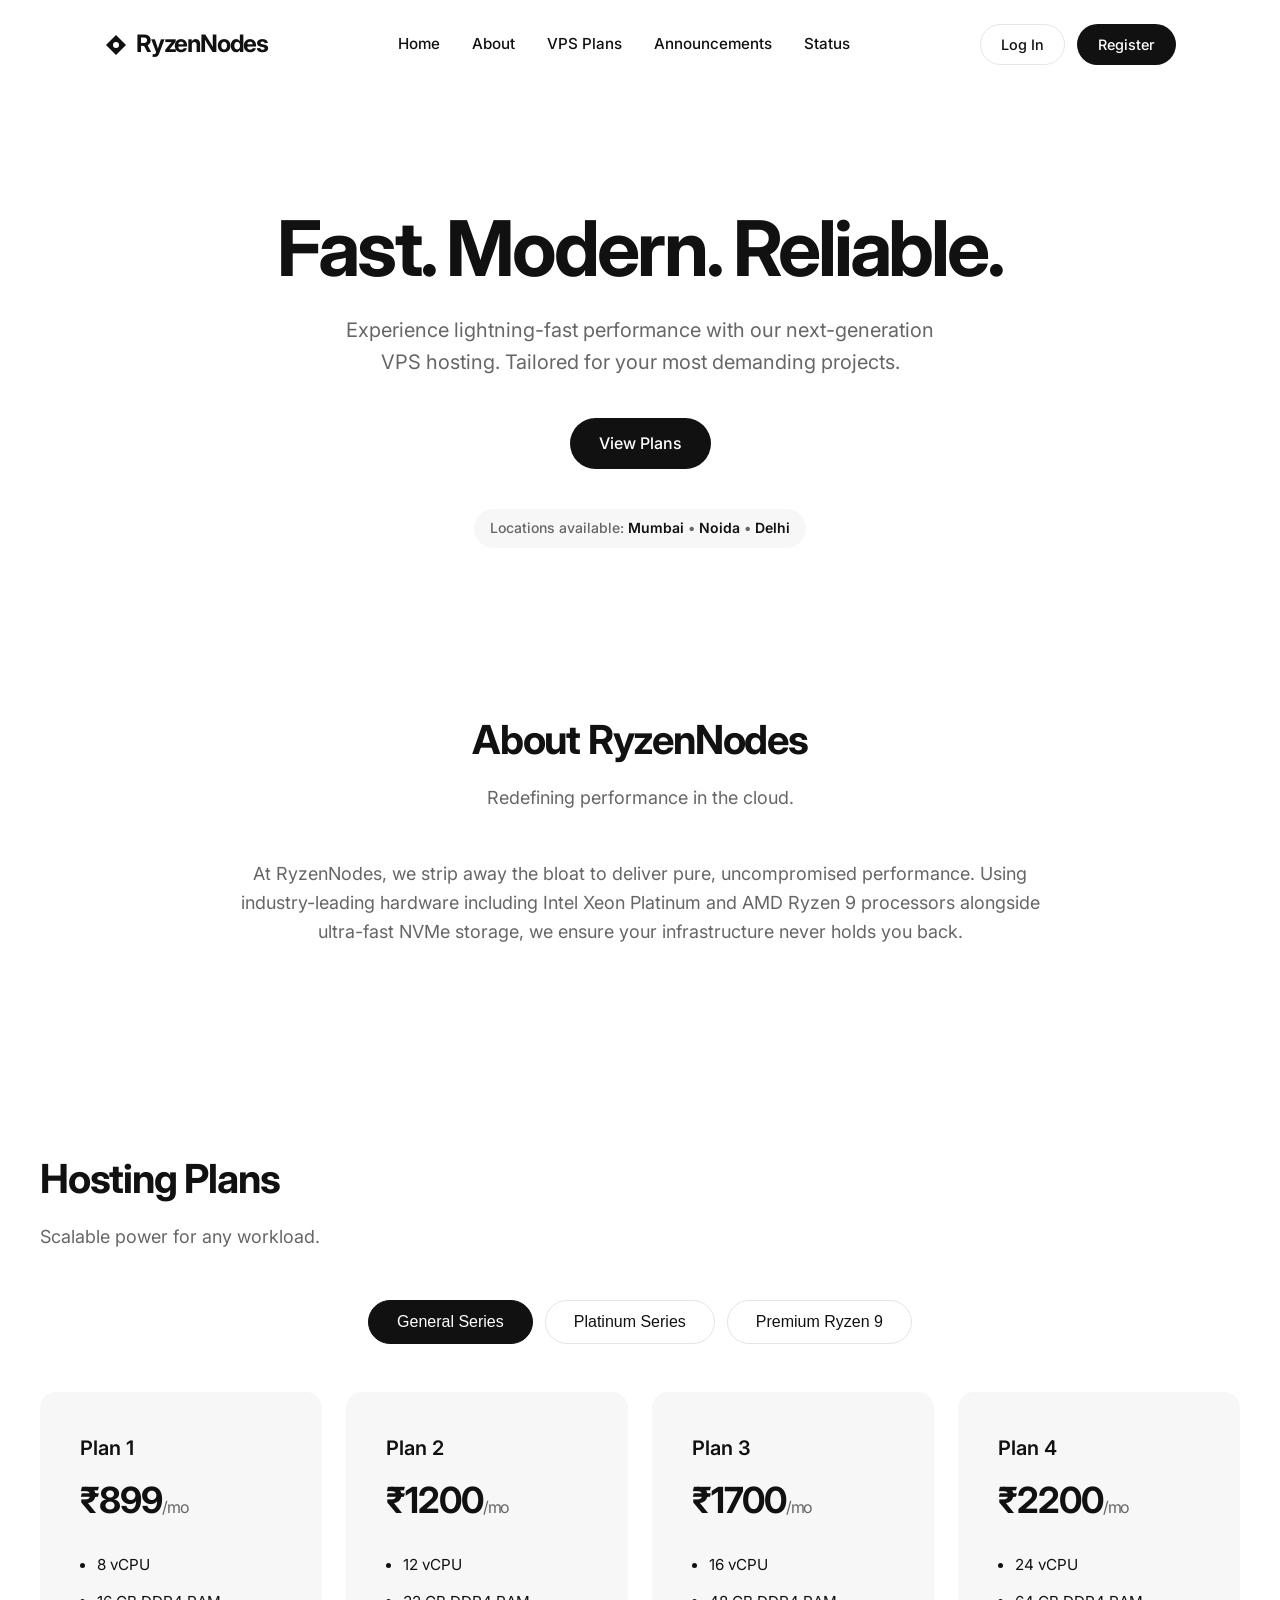
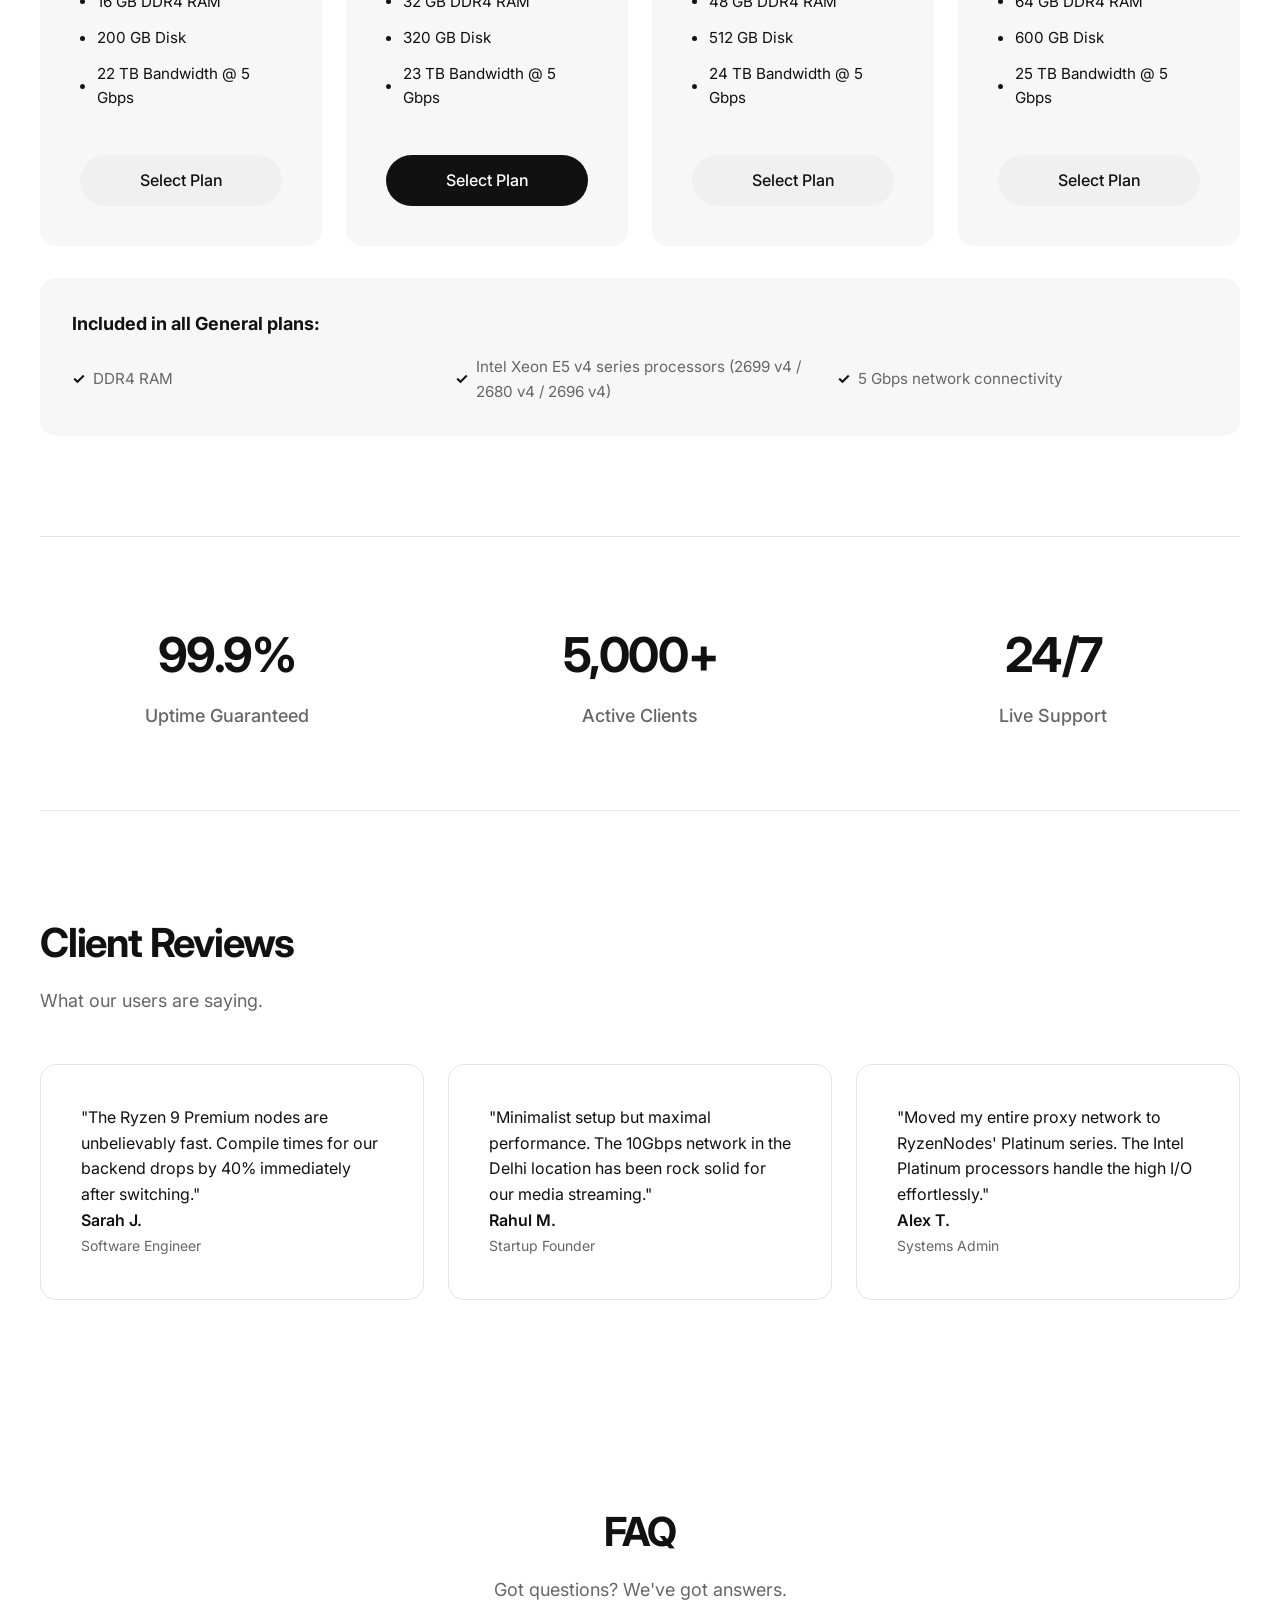
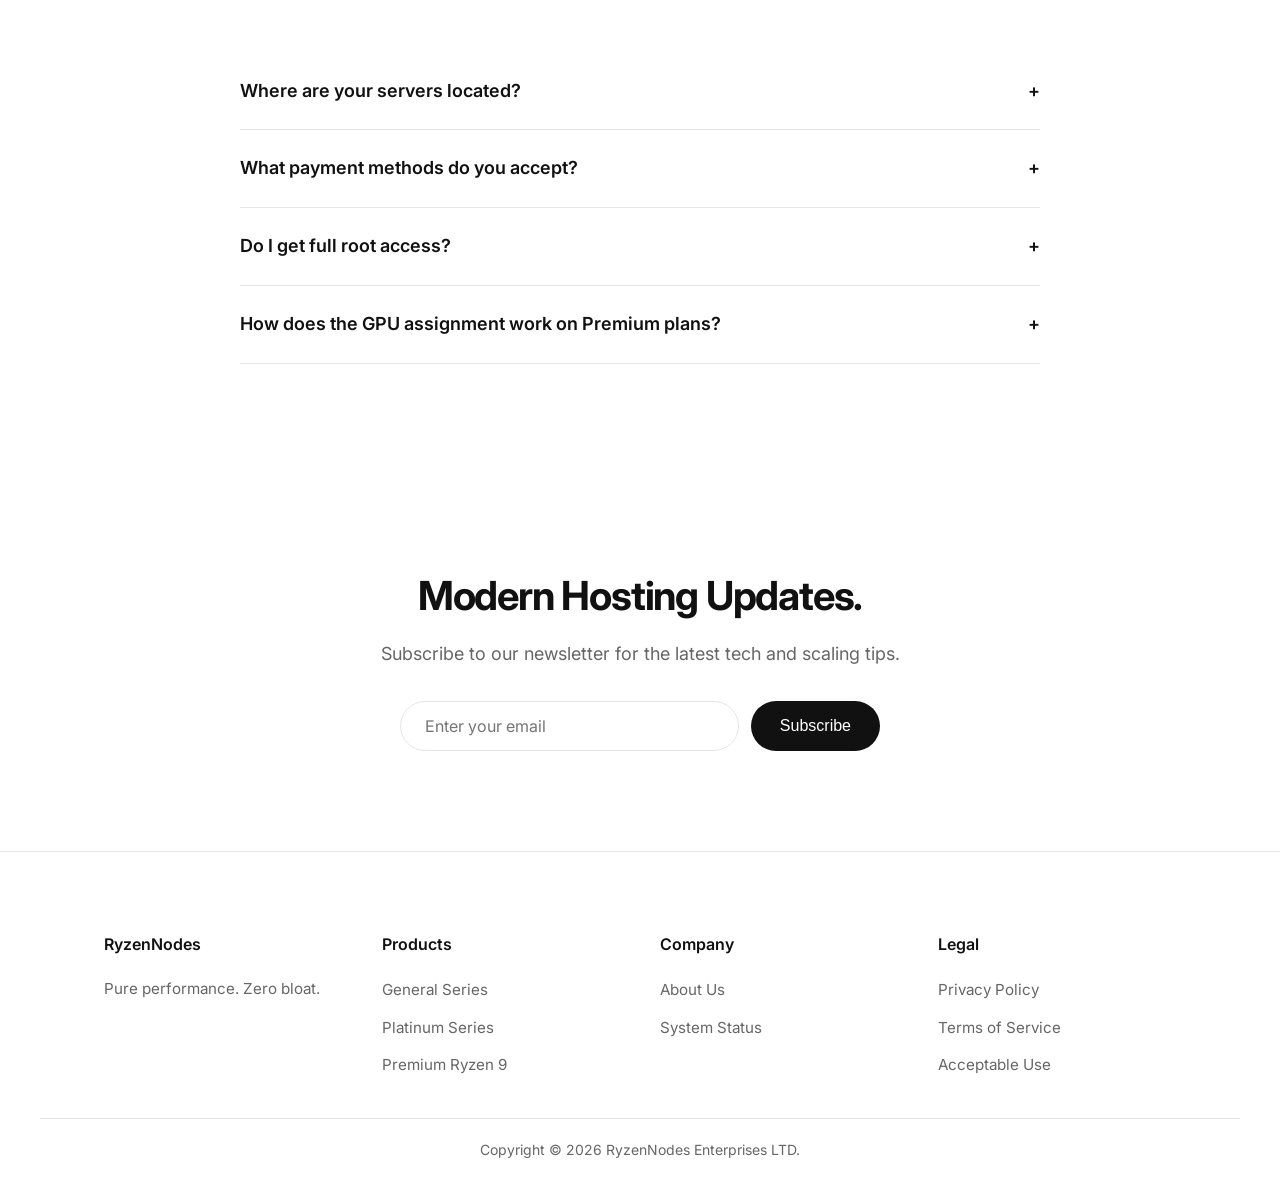
<file: index.html>
<!DOCTYPE html>
<html lang="en">
<head>
    <meta charset="UTF-8">
    <meta name="viewport" content="width=device-width, initial-scale=1.0">
    
    <!-- Primary SEO Meta Tags -->
    <title>RyzenNodes | High Performance VPS Hosting & Dedicated Servers</title>
    <meta name="description" content="Deploy lightning-fast VPS hosting powered by AMD Ryzen 9 9900X and Intel Xeon processors. Low-latency local instances in Mumbai, Noida, and Delhi starting at just ₹899/mo. Full root access, NVMe Gen 5, and 10Gbps uplinks.">
    <meta name="keywords" content="VPS hosting, Ryzen VPS, AMD Ryzen 9 9900X, Intel Xeon VPS, dedicated server India, cloud server Mumbai, Noida hosting, low latency hosting Delhi, high speed hosting, NVMe Gen 5 hosting, RyzenNodes">
    <meta name="author" content="RyzenNodes Enterprises LTD.">
    <meta name="robots" content="index, follow">
    <link rel="canonical" href="https://ryzennodes.vercel.app/">

    <link rel="icon" type="image/x-icon" href="favicon.ico">
    <!-- Open Graph / Facebook / LinkedIn Meta Tags -->
    <meta property="og:type" content="website">
    <meta property="og:title" content="RyzenNodes | High Performance VPS Hosting & Dedicated Servers">
    <meta property="og:description" content="Deploy high-performance VPS hosting powered by AMD Ryzen 9 9900X and Intel Xeon processors with 10Gbps network connectivity.">
    <meta property="og:url" content="https://ryzennodes.vercel.app/">
    <meta property="og:image" content="https://ryzennodes.vercel.app/og-image.png">
    <meta property="og:site_name" content="RyzenNodes">

    <!-- Twitter Meta Tags -->
    <meta name="twitter:card" content="summary_large_image">
    <meta name="twitter:title" content="RyzenNodes | High Performance VPS Hosting & Dedicated Servers">
    <meta name="twitter:description" content="Deploy high-performance VPS hosting starting at just ₹899/mo on AMD Ryzen 9 9900X and Intel Xeon Platinum nodes.">
    <meta name="twitter:image" content="https://ryzennodes.vercel.app/og-image.png">

    <!-- Schema.org Structured Data (JSON-LD Organization & Product) -->
    <script type="application/ld+json">
    {
      "@context": "https://schema.org",
      "@type": "HostingService",
      "name": "RyzenNodes",
      "url": "https://ryzennodes.vercel.app/",
      "logo": "https://ryzennodes.vercel.app/logo.png",
      "description": "Enterprise-grade high-performance VPS hosting and cloud dedicated servers powered by AMD Ryzen 9 and Intel Xeon Platinum processors.",
      "brand": {
        "@type": "Brand",
        "name": "RyzenNodes"
      },
      "offers": {
        "@type": "AggregateOffer",
        "priceCurrency": "INR",
        "lowPrice": "899",
        "highPrice": "13000",
        "offerCount": "11"
      },
      "areaServed": [
        {
          "@type": "Place",
          "name": "Mumbai"
        },
        {
          "@type": "Place",
          "name": "Noida"
        },
        {
          "@type": "Place",
          "name": "Delhi"
        }
      ]
    }
    </script>

    <!-- Google Fonts & Stylesheet -->
    <link rel="preconnect" href="https://fonts.googleapis.com">
    <link rel="preconnect" href="https://fonts.gstatic.com" crossorigin>
    <link href="https://fonts.googleapis.com/css2?family=Inter:wght@400;500;600;700&display=swap" rel="stylesheet">
    <link rel="stylesheet" href="style.css">
</head>
<body>

    <!-- Header Navigation -->
    <header role="banner">
        <div class="container navbar">
            <a href="index.html" class="logo" aria-label="RyzenNodes Home">
                <svg viewBox="0 0 24 24" fill="none" xmlns="http://www.w3.org/2000/svg" aria-hidden="true">
                    <path d="M2 12L12 2L22 12L12 22L2 12Z" fill="#111"/>
                    <circle cx="12" cy="12" r="3" fill="#fff"/>
                </svg>
                RyzenNodes
            </a>
            <nav role="navigation" aria-label="Main Navigation">
                <ul class="nav-links">
                    <li><a href="index.html">Home</a></li>
                    <li><a href="#about">About</a></li>
                    <li><a href="#plans">VPS Plans</a></li>
                    <li><a href="partials/announcements.html">Announcements</a></li>
                    <li><a href="partials/status.html">Status</a></li>
                </ul>
            </nav>
            <!-- Auth Buttons State Controller -->
            <div id="auth-buttons-container" style="display: flex; gap: 12px; align-items: center;">
                <a href="auth/partials/login.html" class="btn btn-outline" style="padding: 8px 20px; font-size: 0.9rem;" aria-label="Log into your account">Log In</a>
                <a href="auth/partials/register.html" class="btn btn-black" style="padding: 8px 20px; font-size: 0.9rem;" aria-label="Register a new account">Register</a>
            </div>
        </div>
    </header>

    <main role="main">
        <!-- Hero Section -->
        <section class="hero container section-padding fade-up" aria-labelledby="hero-title">
            <h1 id="hero-title">Fast. Modern. Reliable.</h1>
            <p>Experience lightning-fast performance with our next-generation VPS hosting. Tailored for your most demanding projects.</p>
            <a href="#plans" class="btn btn-black" aria-label="View hosting plans">View Plans</a>
            <br>
            <div class="locations-badge" aria-label="Available server locations">
                Locations available: <span>Mumbai</span> • <span>Noida</span> • <span>Delhi</span>
            </div>
        </section>

        <!-- About Section -->
        <section id="about" class="about container section-padding fade-up" aria-labelledby="about-title">
            <h2 id="about-title" class="section-title">About RyzenNodes</h2>
            <div class="section-subtitle">Redefining performance in the cloud.</div>
            <p>At RyzenNodes, we strip away the bloat to deliver pure, uncompromised performance. Using industry-leading hardware including Intel Xeon Platinum and AMD Ryzen 9 processors alongside ultra-fast NVMe storage, we ensure your infrastructure never holds you back.</p>
        </section>

        <!-- Pricing Section -->
        <section id="plans" class="pricing container section-padding" aria-labelledby="pricing-title">
            <div class="fade-up">
                <h2 id="pricing-title" class="section-title">Hosting Plans</h2>
                <p class="section-subtitle">Scalable power for any workload.</p>
                <div class="pricing-tabs" role="tablist">
                    <button class="btn btn-outline active" role="tab" aria-selected="true" onclick="switchTab('general')">General Series</button>
                    <button class="btn btn-outline" role="tab" aria-selected="false" onclick="switchTab('platinum')">Platinum Series</button>
                    <button class="btn btn-outline" role="tab" aria-selected="false" onclick="switchTab('premium')">Premium Ryzen 9</button>
                </div>
            </div>

            <!-- General Series Tab -->
            <div id="general" class="tab-content active" role="tabpanel">
                <div class="pricing-grid fade-up delay-1">
                    <article class="pricing-card">
                        <h3>Plan 1</h3>
                        <div class="price">₹899<span>/mo</span></div>
                        <ul>
                            <li>8 vCPU</li>
                            <li>16 GB DDR4 RAM</li>
                            <li>200 GB Disk</li>
                            <li>22 TB Bandwidth @ 5 Gbps</li>
                        </ul>
                        <a href="auth/partials/register.html" class="btn btn-light" aria-label="Select General Plan 1">Select Plan</a>
                    </article>
                    <article class="pricing-card">
                        <h3>Plan 2</h3>
                        <div class="price">₹1200<span>/mo</span></div>
                        <ul>
                            <li>12 vCPU</li>
                            <li>32 GB DDR4 RAM</li>
                            <li>320 GB Disk</li>
                            <li>23 TB Bandwidth @ 5 Gbps</li>
                        </ul>
                        <a href="auth/partials/register.html" class="btn btn-black" aria-label="Select General Plan 2">Select Plan</a>
                    </article>
                    <article class="pricing-card">
                        <h3>Plan 3</h3>
                        <div class="price">₹1700<span>/mo</span></div>
                        <ul>
                            <li>16 vCPU</li>
                            <li>48 GB DDR4 RAM</li>
                            <li>512 GB Disk</li>
                            <li>24 TB Bandwidth @ 5 Gbps</li>
                        </ul>
                        <a href="auth/partials/register.html" class="btn btn-light" aria-label="Select General Plan 3">Select Plan</a>
                    </article>
                    <article class="pricing-card">
                        <h3>Plan 4</h3>
                        <div class="price">₹2200<span>/mo</span></div>
                        <ul>
                            <li>24 vCPU</li>
                            <li>64 GB DDR4 RAM</li>
                            <li>600 GB Disk</li>
                            <li>25 TB Bandwidth @ 5 Gbps</li>
                        </ul>
                        <a href="auth/partials/register.html" class="btn btn-light" aria-label="Select General Plan 4">Select Plan</a>
                    </article>
                </div>
                <div class="included-features fade-up delay-2">
                    <h4>Included in all General plans:</h4>
                    <ul>
                        <li>DDR4 RAM</li>
                        <li>Intel Xeon E5 v4 series processors (2699 v4 / 2680 v4 / 2696 v4)</li>
                        <li>5 Gbps network connectivity</li>
                    </ul>
                </div>
            </div>

            <!-- Platinum Series Tab -->
            <div id="platinum" class="tab-content" role="tabpanel">
                <div class="pricing-grid">
                    <article class="pricing-card">
                        <h3>Plan 1</h3>
                        <div class="price">₹1299<span>/mo</span></div>
                        <ul>
                            <li>16 vCPU</li>
                            <li>16 GB DDR4 RAM</li>
                            <li>200 GB Disk</li>
                            <li>30 TB Bandwidth @ 5 Gbps</li>
                        </ul>
                        <a href="auth/partials/register.html" class="btn btn-light" aria-label="Select Platinum Plan 1">Select Plan</a>
                    </article>
                    <article class="pricing-card">
                        <h3>Plan 2</h3>
                        <div class="price">₹1999<span>/mo</span></div>
                        <ul>
                            <li>24 vCPU</li>
                            <li>32 GB DDR4 RAM</li>
                            <li>320 GB Disk</li>
                            <li>31 TB Bandwidth @ 5 Gbps</li>
                        </ul>
                        <a href="auth/partials/register.html" class="btn btn-black" aria-label="Select Platinum Plan 2">Select Plan</a>
                    </article>
                    <article class="pricing-card">
                        <h3>Plan 3</h3>
                        <div class="price">₹2800<span>/mo</span></div>
                        <ul>
                            <li>32 vCPU</li>
                            <li>64 GB DDR4 RAM</li>
                            <li>512 GB Disk</li>
                            <li>32 TB Bandwidth @ 5 Gbps</li>
                        </ul>
                        <a href="auth/partials/register.html" class="btn btn-light" aria-label="Select Platinum Plan 3">Select Plan</a>
                    </article>
                </div>
                <div class="included-features">
                    <h4>Included in all Platinum plans:</h4>
                    <ul>
                        <li>DDR4 RAM</li>
                        <li>Intel Xeon Platinum series processors (8269CY / 8168)</li>
                        <li>NVMe / SAS SSD storage</li>
                        <li>5 Gbps network connectivity</li>
                    </ul>
                </div>
            </div>

            <!-- Premium Series Tab (Ryzen 9 9900X) -->
            <div id="premium" class="tab-content" role="tabpanel">
                <div class="pricing-grid">
                    <article class="pricing-card">
                        <h3>Plan 1</h3>
                        <div class="price">₹2500<span>/mo</span></div>
                        <ul>
                            <li>4 vCPU (Ryzen 9 9900X)</li>
                            <li>16 GB DDR5 RAM</li>
                            <li>80 GB Disk</li>
                            <li>45 TB Bandwidth @ 10 Gbps</li>
                        </ul>
                        <a href="auth/partials/register.html" class="btn btn-light" aria-label="Select Premium Plan 1">Select Plan</a>
                    </article>
                    <article class="pricing-card">
                        <h3>Plan 2</h3>
                        <div class="price">₹4500<span>/mo</span></div>
                        <ul>
                            <li>8 vCPU (Ryzen 9 9900X)</li>
                            <li>32 GB DDR5 RAM</li>
                            <li>128 GB Disk</li>
                            <li>46 TB Bandwidth @ 10 Gbps</li>
                        </ul>
                        <a href="auth/partials/register.html" class="btn btn-black" aria-label="Select Premium Plan 2">Select Plan</a>
                    </article>
                    <article class="pricing-card">
                        <h3>Plan 3</h3>
                        <div class="price">₹8000<span>/mo</span></div>
                        <ul>
                            <li>12 vCPU (Ryzen 9 9900X)</li>
                            <li>48 GB DDR5 RAM</li>
                            <li>256 GB Disk</li>
                            <li>47 TB Bandwidth @ 10 Gbps</li>
                        </ul>
                        <a href="auth/partials/register.html" class="btn btn-light" aria-label="Select Premium Plan 3">Select Plan</a>
                    </article>
                    <article class="pricing-card">
                        <h3>Plan 4</h3>
                        <div class="price">₹13000<span>/mo</span></div>
                        <ul>
                            <li>16 vCPU (Ryzen 9 9900X)</li>
                            <li>64 GB DDR5 RAM</li>
                            <li>512 GB Disk</li>
                            <li>50 TB Bandwidth @ 10 Gbps</li>
                        </ul>
                        <a href="auth/partials/register.html" class="btn btn-light" aria-label="Select Premium Plan 4">Select Plan</a>
                    </article>
                </div>
                <div class="included-features">
                    <h4>Included in all Premium plans:</h4>
                    <ul>
                        <li>DDR5 RAM</li>
                        <li>NVIDIA GPU (shared or assigned based on availability)</li>
                        <li>NVMe Gen 5 SSD storage</li>
                        <li>10 Gbps network connectivity</li>
                        <li>Premium IP allocation</li>
                    </ul>
                </div>
            </div>
        </section>

        <!-- Stats Section -->
        <section class="stats container fade-up" aria-label="Platform Statistics">
            <div class="stats-grid">
                <div class="stat-item">
                    <h3>99.9%</h3>
                    <p>Uptime Guaranteed</p>
                </div>
                <div class="stat-item">
                    <h3>5,000+</h3>
                    <p>Active Clients</p>
                </div>
                <div class="stat-item">
                    <h3>24/7</h3>
                    <p>Live Support</p>
                </div>
            </div>
        </section>

        <!-- Reviews Section -->
        <section id="reviews" class="container section-padding fade-up" aria-labelledby="reviews-title">
            <h2 id="reviews-title" class="section-title">Client Reviews</h2>
            <p class="section-subtitle">What our users are saying.</p>
            
            <div class="reviews-grid">
                <figure class="review-card">
                    <blockquote>"The Ryzen 9 Premium nodes are unbelievably fast. Compile times for our backend drops by 40% immediately after switching."</blockquote>
                    <figcaption class="reviewer">
                        <h5>Sarah J.</h5>
                        <span>Software Engineer</span>
                    </figcaption>
                </figure>
                <figure class="review-card">
                    <blockquote>"Minimalist setup but maximal performance. The 10Gbps network in the Delhi location has been rock solid for our media streaming."</blockquote>
                    <figcaption class="reviewer">
                        <h5>Rahul M.</h5>
                        <span>Startup Founder</span>
                    </figcaption>
                </figure>
                <figure class="review-card">
                    <blockquote>"Moved my entire proxy network to RyzenNodes' Platinum series. The Intel Platinum processors handle the high I/O effortlessly."</blockquote>
                    <figcaption class="reviewer">
                        <h5>Alex T.</h5>
                        <span>Systems Admin</span>
                    </figcaption>
                </figure>
            </div>
        </section>

        <!-- FAQ Section -->
        <section id="faq" class="container section-padding fade-up" aria-labelledby="faq-title">
            <h2 id="faq-title" class="section-title" style="text-align: center;">FAQ</h2>
            <p class="section-subtitle" style="text-align: center;">Got questions? We've got answers.</p>

            <div class="faq-container">
                <div class="faq-item" onclick="toggleFaq(this)">
                    <h3 class="faq-question">Where are your servers located? <span>+</span></h3>
                    <div class="faq-answer">
                        <p>Currently, our nodes are available in Mumbai, Noida, and Delhi to ensure the best possible latency across India and the surrounding regions.</p>
                    </div>
                </div>
                <div class="faq-item" onclick="toggleFaq(this)">
                    <h3 class="faq-question">What payment methods do you accept? <span>+</span></h3>
                    <div class="faq-answer">
                        <p>We accept all major Credit/Debit Cards, UPI, Net Banking, and select cryptocurrencies.</p>
                    </div>
                </div>
                <div class="faq-item" onclick="toggleFaq(this)">
                    <h3 class="faq-question">Do I get full root access? <span>+</span></h3>
                    <div class="faq-answer">
                        <p>Yes, all VPS plans come with full root/administrator access so you can configure your environment exactly how you need it.</p>
                    </div>
                </div>
                <div class="faq-item" onclick="toggleFaq(this)">
                    <h3 class="faq-question">How does the GPU assignment work on Premium plans? <span>+</span></h3>
                    <div class="faq-answer">
                        <p>On our Premium Ryzen 9 plans, NVIDIA GPUs are shared by default for burst workloads. Dedicated assignments can be requested based on node availability.</p>
                    </div>
                </div>
            </div>
        </section>

        <!-- Newsletter Section -->
        <section class="newsletter container fade-up" aria-labelledby="newsletter-title">
            <h2 id="newsletter-title">Modern Hosting Updates.</h2>
            <p>Subscribe to our newsletter for the latest tech and scaling tips.</p>
            <form class="newsletter-form" id="newsletter-form" onsubmit="event.preventDefault(); alert('Subscribed successfully!'); this.reset();">
                <input type="email" placeholder="Enter your email" required aria-label="Email address for newsletter">
                <button type="submit" class="btn btn-black">Subscribe</button>
            </form>
        </section>
    </main>

    <!-- Global Footer -->
    <footer role="contentinfo">
        <div class="container footer-grid">
            <div class="footer-col">
                <h4>RyzenNodes</h4>
                <p style="color: var(--text-gray); font-size: 0.95rem;">Pure performance. Zero bloat.</p>
            </div>
            <div class="footer-col">
                <h4>Products</h4>
                <ul>
                    <li><a href="#plans">General Series</a></li>
                    <li><a href="#plans">Platinum Series</a></li>
                    <li><a href="#plans">Premium Ryzen 9</a></li>
                </ul>
            </div>
            <div class="footer-col">
                <h4>Company</h4>
                <ul>
                    <li><a href="#about">About Us</a></li>
                    <li><a href="partials/status.html">System Status</a></li>
                </ul>
            </div>
            <div class="footer-col">
                <h4>Legal</h4>
                <ul>
                    <li><a href="partials/privacy.html">Privacy Policy</a></li>
                    <li><a href="partials/terms.html">Terms of Service</a></li>
                    <li><a href="partials/aup.html">Acceptable Use</a></li>
                </ul>
            </div>
        </div>
        <div class="container copyright" style="margin-top: 40px; border-top: 1px solid var(--border-light); padding-top: 20px;">
            Copyright © 2026 RyzenNodes Enterprises LTD.
        </div>
    </footer>

    <script src="script.js"></script>
</body>
</html>
</file>
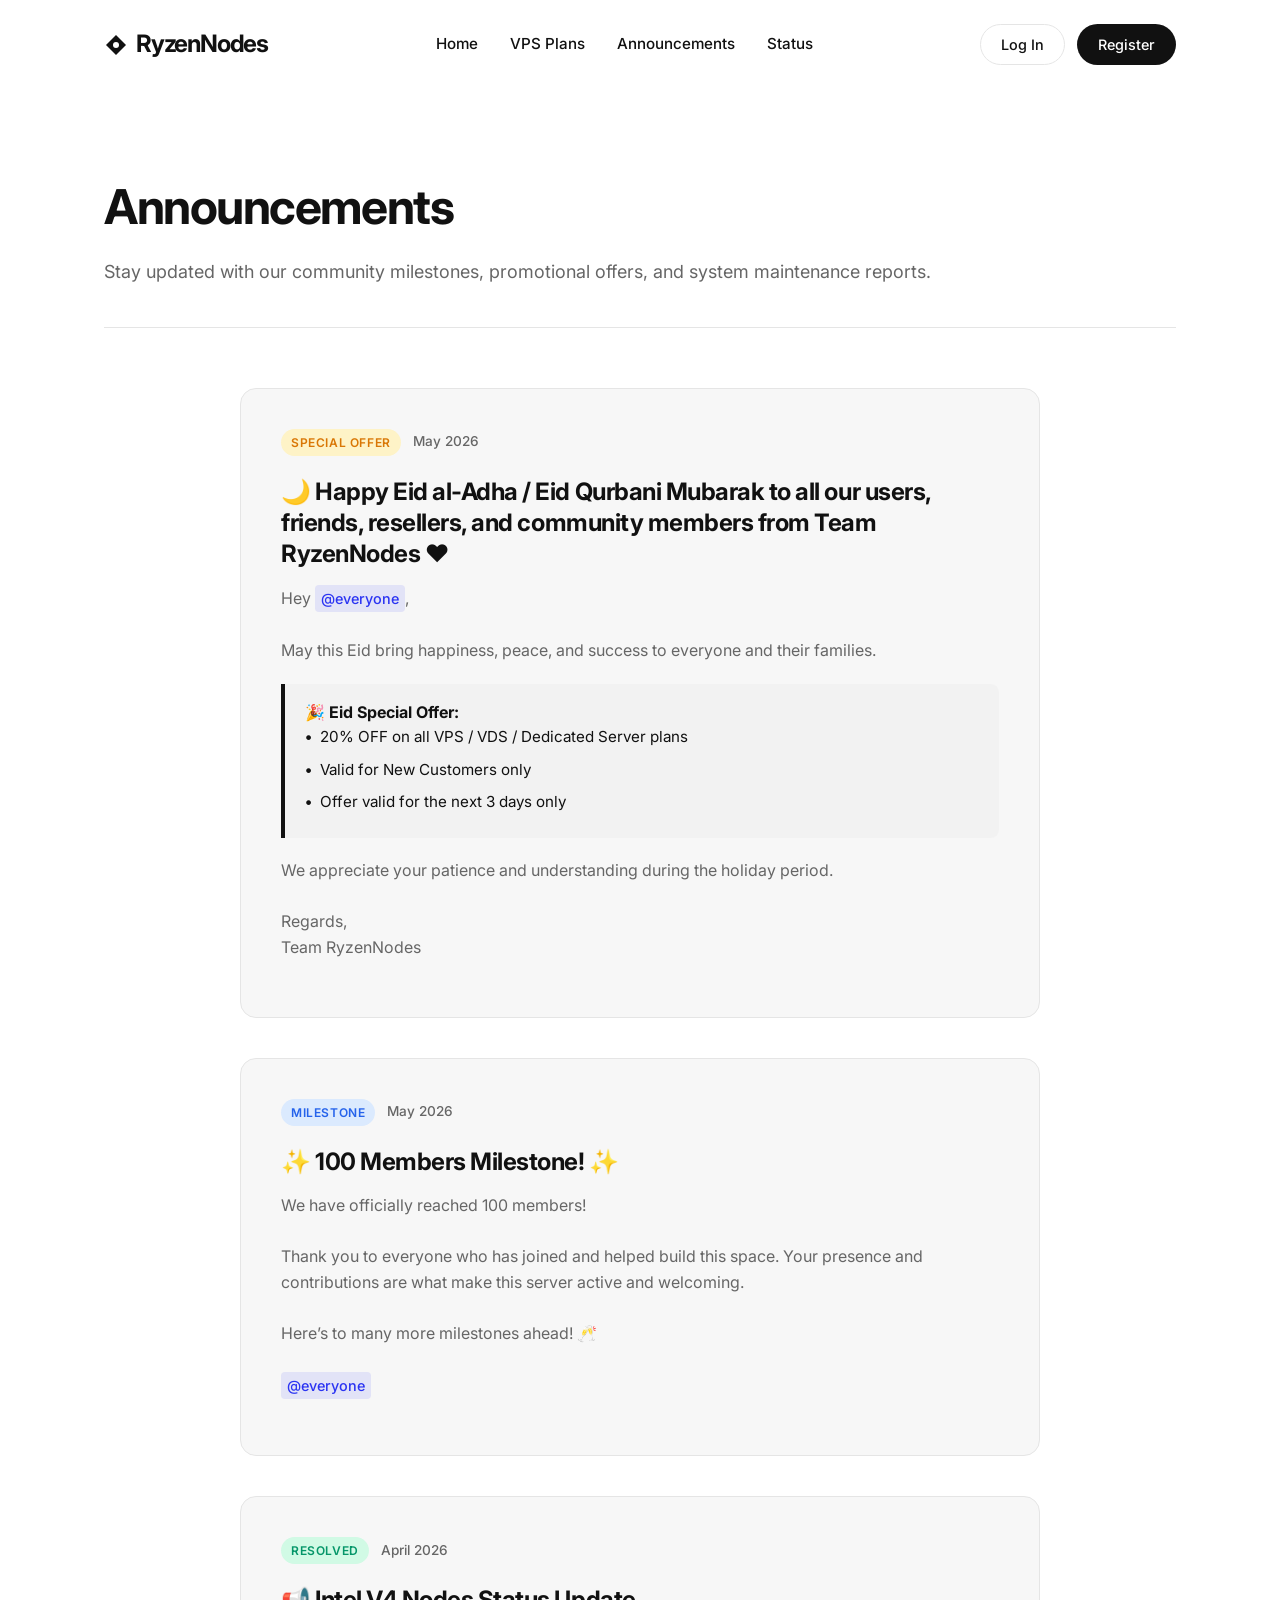
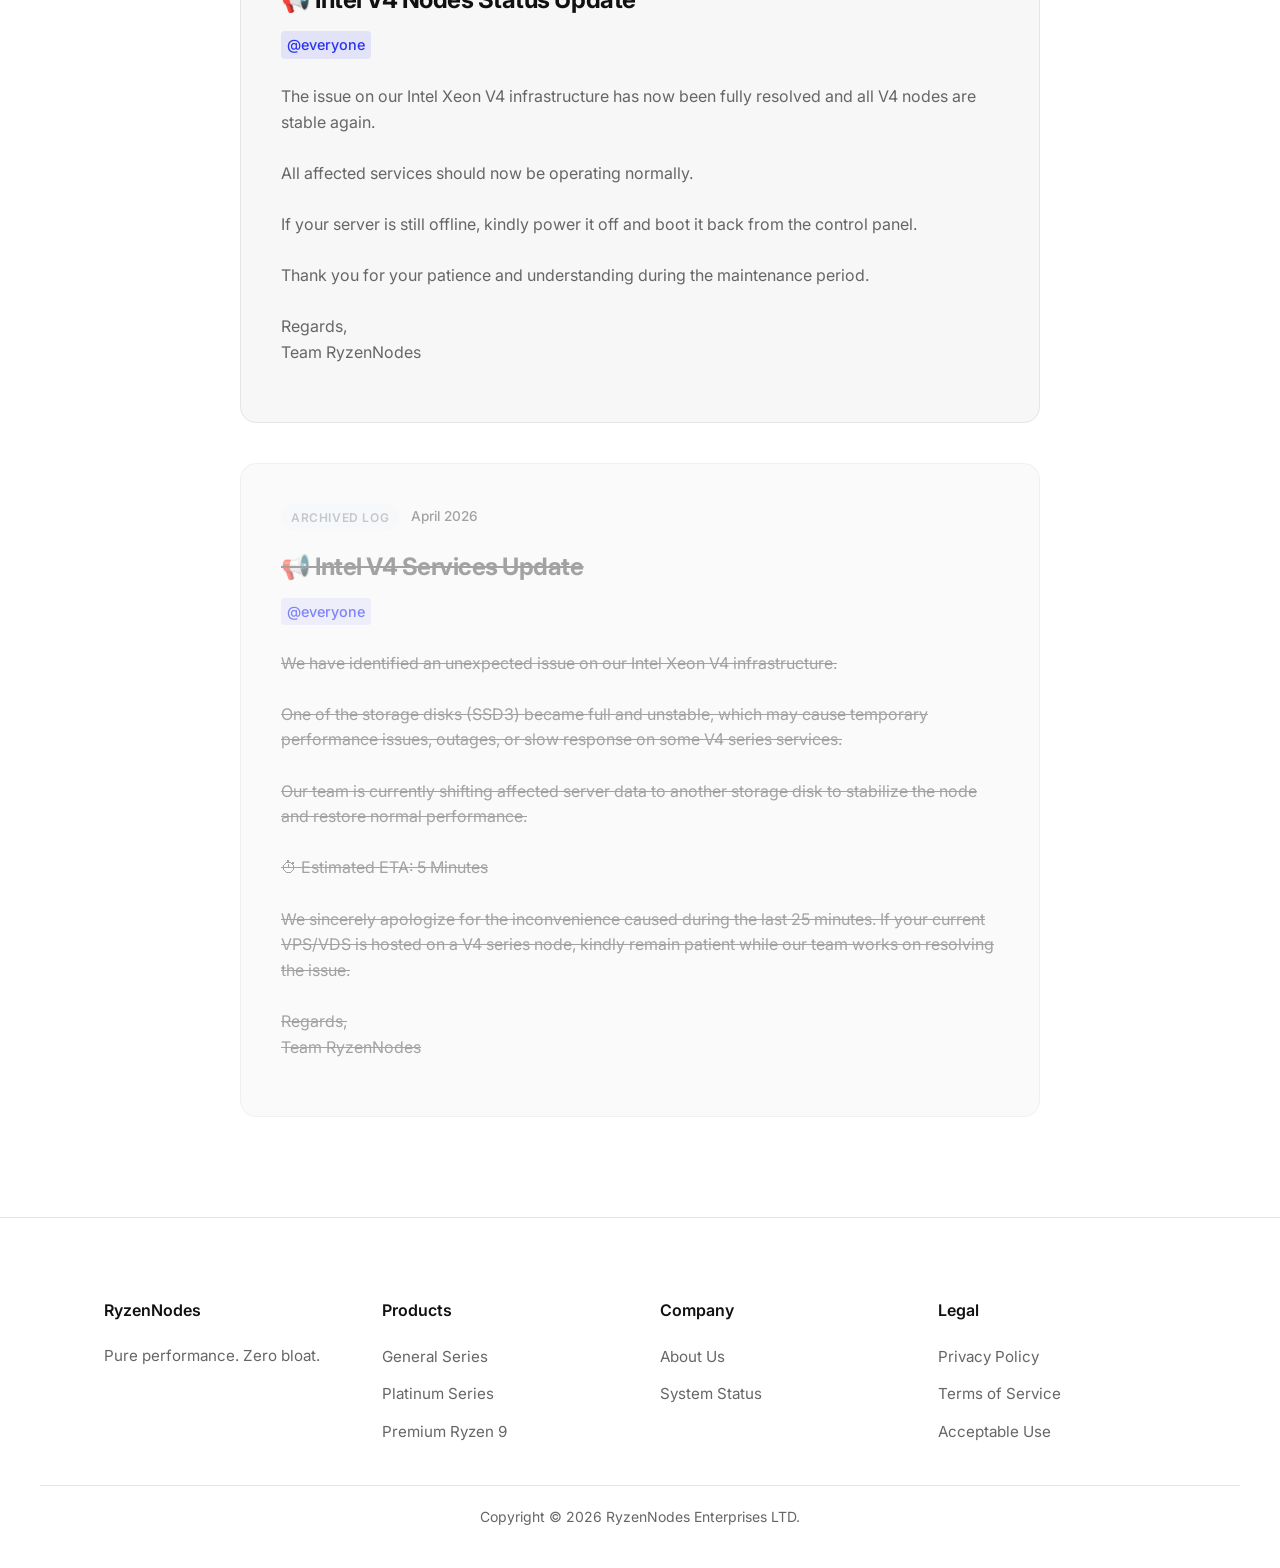
<file: partials/announcements.html>
<!DOCTYPE html>
<html lang="en">
<head>
    <meta charset="UTF-8">
    <meta name="viewport" content="width=device-width, initial-scale=1.0">
    <title>Announcements | RyzenNodes</title>
    <link href="https://fonts.googleapis.com/css2?family=Inter:wght@400;500;600;700&display=swap" rel="stylesheet">
    <link rel="stylesheet" href="../style.css">
    <style>
        /* Announcements specific styles */
        .announcements-feed {
            max-width: 800px;
            margin: 0 auto 100px;
            display: flex;
            flex-direction: column;
            gap: 40px;
        }

        .announcement-card {
            background-color: var(--card-bg);
            border-radius: var(--border-radius);
            padding: 40px;
            border: 1px solid var(--border-light);
            position: relative;
            transition: transform 0.2s ease;
        }

        .announcement-card:hover {
            transform: translateY(-2px);
        }

        .announcement-meta {
            display: flex;
            align-items: center;
            gap: 12px;
            margin-bottom: 20px;
            font-size: 0.85rem;
        }

        .announcement-date {
            color: var(--text-gray);
            font-weight: 500;
        }

        /* Status & Promo Badges */
        .badge {
            display: inline-block;
            padding: 4px 10px;
            border-radius: 999px;
            font-size: 0.75rem;
            font-weight: 600;
            text-transform: uppercase;
            letter-spacing: 0.05em;
        }

        .badge-promo { background-color: #fef3c7; color: #d97706; }
        .badge-milestone { background-color: #dbeafe; color: #2563eb; }
        .badge-resolved { background-color: #d1fae5; color: #059669; }
        .badge-archived { background-color: #f3f4f6; color: #9ca3af; }

        .announcement-content h2 {
            font-size: 1.5rem;
            font-weight: 700;
            color: var(--text-main);
            margin-bottom: 16px;
            letter-spacing: -0.02em;
            line-height: 1.3;
        }

        .announcement-content p {
            font-size: 1rem;
            color: var(--text-gray);
            margin-bottom: 16px;
            white-space: pre-line; /* Preserves single line breaks */
        }

        /* Discord Style Markdown Translators */
        .mention {
            background-color: rgba(43, 52, 242, 0.1);
            color: #2b34f2;
            padding: 2px 6px;
            border-radius: 4px;
            font-weight: 500;
            font-size: 0.9rem;
            display: inline-block;
        }

        .quote-block {
            border-left: 4px solid var(--text-main);
            background: rgba(0, 0, 0, 0.02);
            padding: 16px 20px;
            margin: 20px 0;
            border-radius: 0 8px 8px 0;
        }

        .quote-block ul {
            list-style: none;
            padding: 0;
        }

        .quote-block li {
            font-size: 0.95rem;
            color: var(--text-main);
            margin-bottom: 8px;
            display: flex;
            align-items: center;
            gap: 8px;
        }

        .quote-block li::before {
            content: "•";
            font-weight: bold;
        }

        /* Strikethrough style for archived service updates */
        .strikethrough-announcement {
            opacity: 0.6;
        }

        .strikethrough-announcement .announcement-content h2 {
            text-decoration: line-through;
            color: var(--text-gray);
        }

        .strikethrough-announcement .announcement-content p {
            text-decoration: line-through;
        }
    </style>
</head>
<body>

    <header>
        <div class="container navbar">
            <a href="../index.html" class="logo">
                <svg viewBox="0 0 24 24" fill="none" xmlns="http://www.w3.org/2000/svg">
                    <path d="M2 12L12 2L22 12L12 22L2 12Z" fill="#111"/>
                    <circle cx="12" cy="12" r="3" fill="#fff"/>
                </svg>
                RyzenNodes
            </a>
            <ul class="nav-links">
                <li><a href="../index.html">Home</a></li>
                <li><a href="../index.html#plans">VPS Plans</a></li>
                <li><a href="announcements.html">Announcements</a></li>
                <li><a href="status.html">Status</a></li>
            </ul>
            <!-- Session Profile / Auth Links -->
            <div id="auth-buttons-container" style="display: flex; gap: 12px; align-items: center;">
                <a href="../auth/partials/login.html" class="btn btn-outline" style="padding: 8px 20px; font-size: 0.9rem;">Log In</a>
                <a href="../auth/partials/register.html" class="btn btn-black" style="padding: 8px 20px; font-size: 0.9rem;">Register</a>
            </div>
        </div>
    </header>

    <div class="container fade-up">
        <div class="page-header">
            <h1>Announcements</h1>
            <p>Stay updated with our community milestones, promotional offers, and system maintenance reports.</p>
        </div>

        <div class="announcements-feed">

            <!-- Announcement 1: Eid al-Adha Special -->
            <article class="announcement-card">
                <div class="announcement-meta">
                    <span class="badge badge-promo">Special Offer</span>
                    <span class="announcement-date">May 2026</span>
                </div>
                <div class="announcement-content">
                    <h2>🌙 Happy Eid al-Adha / Eid Qurbani Mubarak to all our users, friends, resellers, and community members from Team RyzenNodes ❤️</h2>
                    <p>Hey <span class="mention">@everyone</span>,

                    May this Eid bring happiness, peace, and success to everyone and their families.</p>
                    
                    <div class="quote-block">
                        <strong>🎉 Eid Special Offer:</strong>
                        <ul>
                            <li>20% OFF on all VPS / VDS / Dedicated Server plans</li>
                            <li>Valid for New Customers only</li>
                            <li>Offer valid for the next 3 days only</li>
                        </ul>
                    </div>
                    
                    <p>We appreciate your patience and understanding during the holiday period.

                    Regards,
                    Team RyzenNodes</p>
                </div>
            </article>

            <!-- Announcement 2: 100 Members Milestone -->
            <article class="announcement-card">
                <div class="announcement-meta">
                    <span class="badge badge-milestone">Milestone</span>
                    <span class="announcement-date">May 2026</span>
                </div>
                <div class="announcement-content">
                    <h2>✨ 100 Members Milestone! ✨</h2>
                    <p>We have officially reached 100 members!

                    Thank you to everyone who has joined and helped build this space. Your presence and contributions are what make this server active and welcoming.

                    Here’s to many more milestones ahead! 🥂

                    <span class="mention">@everyone</span></p>
                </div>
            </article>

            <!-- Announcement 3: Intel V4 Nodes Resolved -->
            <article class="announcement-card">
                <div class="announcement-meta">
                    <span class="badge badge-resolved">Resolved</span>
                    <span class="announcement-date">April 2026</span>
                </div>
                <div class="announcement-content">
                    <h2>📢 Intel V4 Nodes Status Update</h2>
                    <p><span class="mention">@everyone</span>

                    The issue on our Intel Xeon V4 infrastructure has now been fully resolved and all V4 nodes are stable again.

                    All affected services should now be operating normally.

                    If your server is still offline, kindly power it off and boot it back from the control panel.

                    Thank you for your patience and understanding during the maintenance period.

                    Regards,
                    Team RyzenNodes</p>
                </div>
            </article>

            <!-- Announcement 4: Intel V4 Service Issue (Strikethrough / Archive) -->
            <article class="announcement-card strikethrough-announcement">
                <div class="announcement-meta">
                    <span class="badge badge-archived">Archived Log</span>
                    <span class="announcement-date">April 2026</span>
                </div>
                <div class="announcement-content">
                    <h2>📢 Intel V4 Services Update</h2>
                    <p><span class="mention">@everyone</span>

                    We have identified an unexpected issue on our Intel Xeon V4 infrastructure.

                    One of the storage disks (SSD3) became full and unstable, which may cause temporary performance issues, outages, or slow response on some V4 series services.

                    Our team is currently shifting affected server data to another storage disk to stabilize the node and restore normal performance.

                    ⏱ Estimated ETA: 5 Minutes

                    We sincerely apologize for the inconvenience caused during the last 25 minutes. If your current VPS/VDS is hosted on a V4 series node, kindly remain patient while our team works on resolving the issue.

                    Regards,
                    Team RyzenNodes</p>
                </div>
            </article>

        </div>
    </div>

    <!-- Global Footer -->
    <footer>
        <div class="container footer-grid">
            <div class="footer-col">
                <h4>RyzenNodes</h4>
                <p style="color: var(--text-gray); font-size: 0.95rem;">Pure performance. Zero bloat.</p>
            </div>
            <div class="footer-col">
                <h4>Products</h4>
                <ul>
                    <li><a href="../index.html#plans">General Series</a></li>
                    <li><a href="../index.html#plans">Platinum Series</a></li>
                    <li><a href="../index.html#plans">Premium Ryzen 9</a></li>
                </ul>
            </div>
            <div class="footer-col">
                <h4>Company</h4>
                <ul>
                    <li><a href="../index.html#about">About Us</a></li>
                    <li><a href="status.html">System Status</a></li>
                </ul>
            </div>
            <div class="footer-col">
                <h4>Legal</h4>
                <ul>
                    <li><a href="privacy.html">Privacy Policy</a></li>
                    <li><a href="terms.html">Terms of Service</a></li>
                    <li><a href="aup.html">Acceptable Use</a></li>
                </ul>
            </div>
        </div>
        <div class="container copyright" style="margin-top: 40px; border-top: 1px solid var(--border-light); padding-top: 20px;">
            Copyright © 2026 RyzenNodes Enterprises LTD.
        </div>
    </footer>

    <script src="../script.js"></script>
</body>
</html>
</file>
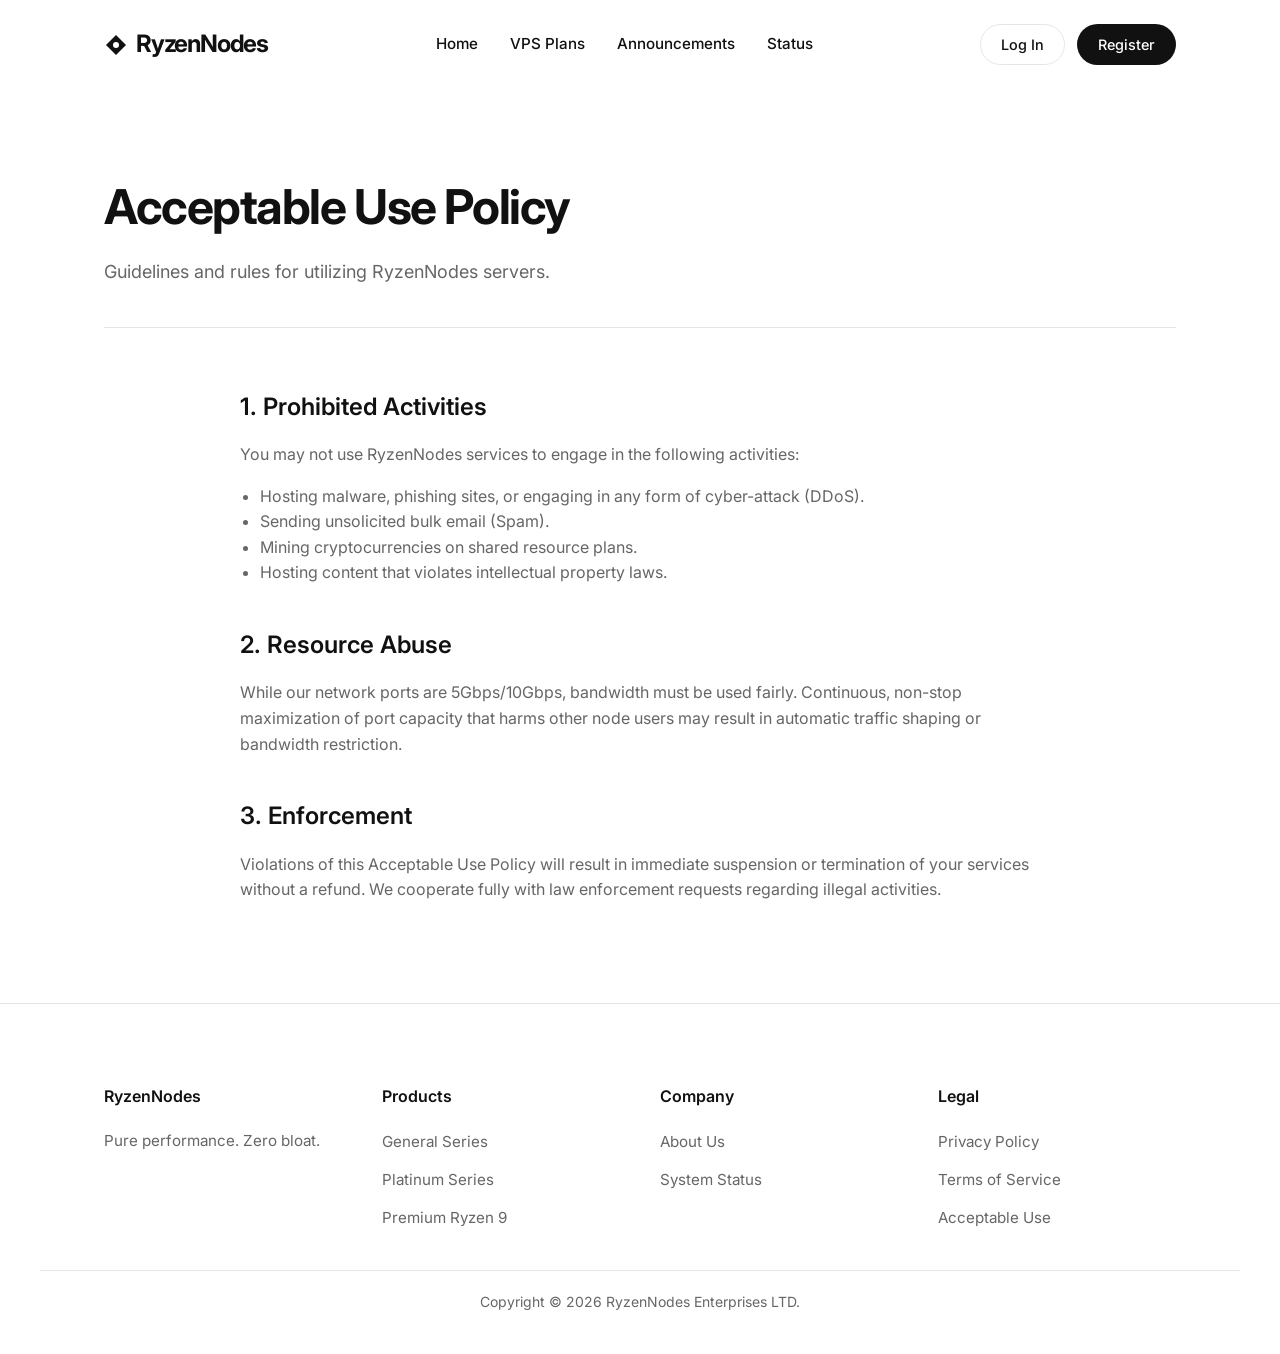
<file: partials/aup.html>
<!DOCTYPE html>
<html lang="en">
<head>
    <meta charset="UTF-8">
    <meta name="viewport" content="width=device-width, initial-scale=1.0">
    <title>Acceptable Use Policy | RyzenNodes</title>
    <link href="https://fonts.googleapis.com/css2?family=Inter:wght@400;500;600;700&display=swap" rel="stylesheet">
    <link rel="stylesheet" href="../style.css">
</head>
<body>
    <header>
        <div class="container navbar">
            <a href="../index.html" class="logo">
                <svg viewBox="0 0 24 24" fill="none" xmlns="http://www.w3.org/2000/svg">
                    <path d="M2 12L12 2L22 12L12 22L2 12Z" fill="#111"/>
                    <circle cx="12" cy="12" r="3" fill="#fff"/>
                </svg>
                RyzenNodes
            </a>
            <ul class="nav-links">
                <li><a href="../index.html">Home</a></li>
                <li><a href="../index.html#plans">VPS Plans</a></li>
                <li><a href="announcements.html">Announcements</a></li>
                <li><a href="status.html">Status</a></li>
            </ul>
            <!-- Auth Status syncs here dynamically -->
            <div id="auth-buttons-container" style="display: flex; gap: 12px; align-items: center;">
                <a href="../auth/partials/login.html" class="btn btn-outline" style="padding: 8px 20px; font-size: 0.9rem;">Log In</a>
                <a href="../auth/partials/register.html" class="btn btn-black" style="padding: 8px 20px; font-size: 0.9rem;">Register</a>
            </div>
        </div>
    </header>

    <div class="container fade-up">
        <div class="page-header">
            <h1>Acceptable Use Policy</h1>
            <p>Guidelines and rules for utilizing RyzenNodes servers.</p>
        </div>
        <div class="legal-content">
            <h2>1. Prohibited Activities</h2>
            <p>You may not use RyzenNodes services to engage in the following activities:</p>
            <ul>
                <li>Hosting malware, phishing sites, or engaging in any form of cyber-attack (DDoS).</li>
                <li>Sending unsolicited bulk email (Spam).</li>
                <li>Mining cryptocurrencies on shared resource plans.</li>
                <li>Hosting content that violates intellectual property laws.</li>
            </ul>
            
            <h2>2. Resource Abuse</h2>
            <p>While our network ports are 5Gbps/10Gbps, bandwidth must be used fairly. Continuous, non-stop maximization of port capacity that harms other node users may result in automatic traffic shaping or bandwidth restriction.</p>

            <h2>3. Enforcement</h2>
            <p>Violations of this Acceptable Use Policy will result in immediate suspension or termination of your services without a refund. We cooperate fully with law enforcement requests regarding illegal activities.</p>
        </div>
    </div>

    <footer>
        <div class="container footer-grid">
            <div class="footer-col">
                <h4>RyzenNodes</h4>
                <p style="color: var(--text-gray); font-size: 0.95rem;">Pure performance. Zero bloat.</p>
            </div>
            <div class="footer-col">
                <h4>Products</h4>
                <ul>
                    <li><a href="../index.html#plans">General Series</a></li>
                    <li><a href="../index.html#plans">Platinum Series</a></li>
                    <li><a href="../index.html#plans">Premium Ryzen 9</a></li>
                </ul>
            </div>
            <div class="footer-col">
                <h4>Company</h4>
                <ul>
                    <li><a href="../index.html#about">About Us</a></li>
                    <li><a href="status.html">System Status</a></li>
                </ul>
            </div>
            <div class="footer-col">
                <h4>Legal</h4>
                <ul>
                    <li><a href="privacy.html">Privacy Policy</a></li>
                    <li><a href="terms.html">Terms of Service</a></li>
                    <li><a href="aup.html">Acceptable Use</a></li>
                </ul>
            </div>
        </div>
        <div class="container copyright" style="margin-top: 40px; border-top: 1px solid var(--border-light); padding-top: 20px;">
            Copyright © 2026 RyzenNodes Enterprises LTD.
        </div>
    </footer>
    <script src="../script.js"></script>
</body>
</html>
</file>
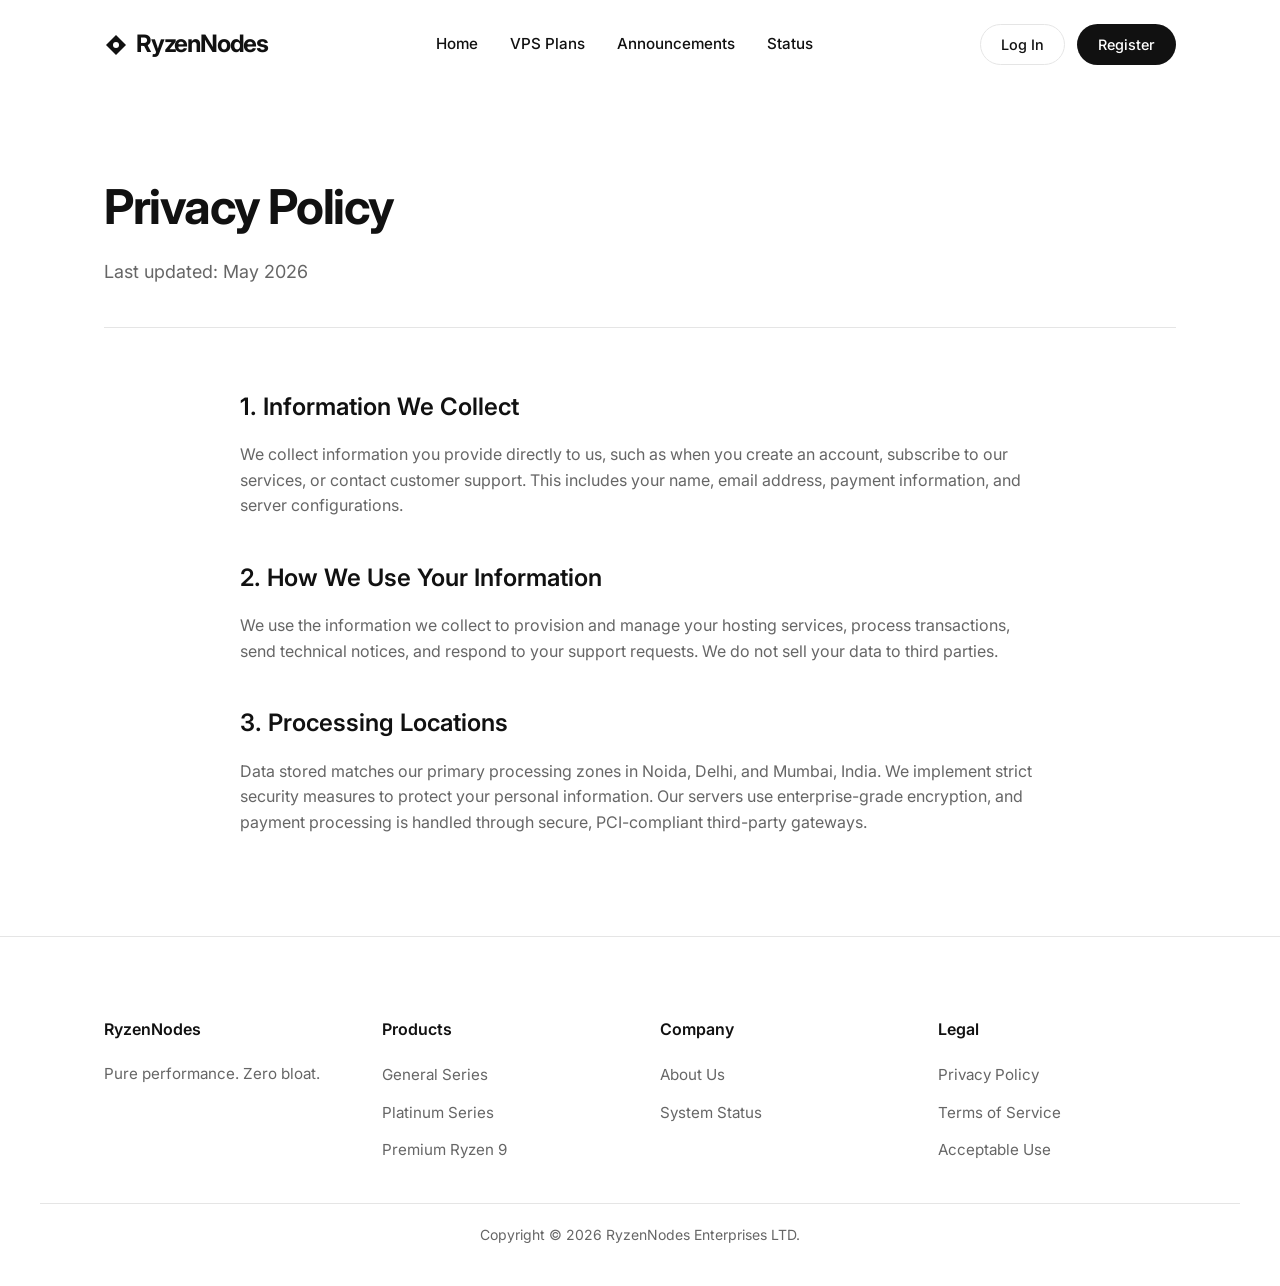
<file: partials/privacy.html>
<!DOCTYPE html>
<html lang="en">
<head>
    <meta charset="UTF-8">
    <meta name="viewport" content="width=device-width, initial-scale=1.0">
    <title>Privacy Policy | RyzenNodes</title>
    <link href="https://fonts.googleapis.com/css2?family=Inter:wght@400;500;600;700&display=swap" rel="stylesheet">
    <link rel="stylesheet" href="../style.css">
</head>
<body>
    <header>
        <div class="container navbar">
            <a href="../index.html" class="logo">
                <svg viewBox="0 0 24 24" fill="none" xmlns="http://www.w3.org/2000/svg">
                    <path d="M2 12L12 2L22 12L12 22L2 12Z" fill="#111"/>
                    <circle cx="12" cy="12" r="3" fill="#fff"/>
                </svg>
                RyzenNodes
            </a>
            <ul class="nav-links">
                <li><a href="../index.html">Home</a></li>
                <li><a href="../index.html#plans">VPS Plans</a></li>
                <li><a href="announcements.html">Announcements</a></li>
                <li><a href="status.html">Status</a></li>
            </ul>
            <!-- Auth Status syncs here dynamically -->
            <div id="auth-buttons-container" style="display: flex; gap: 12px; align-items: center;">
                <a href="../auth/partials/login.html" class="btn btn-outline" style="padding: 8px 20px; font-size: 0.9rem;">Log In</a>
                <a href="../auth/partials/register.html" class="btn btn-black" style="padding: 8px 20px; font-size: 0.9rem;">Register</a>
            </div>
        </div>
    </header>

    <div class="container fade-up">
        <div class="page-header">
            <h1>Privacy Policy</h1>
            <p>Last updated: May 2026</p>
        </div>
        <div class="legal-content">
            <h2>1. Information We Collect</h2>
            <p>We collect information you provide directly to us, such as when you create an account, subscribe to our services, or contact customer support. This includes your name, email address, payment information, and server configurations.</p>
            
            <h2>2. How We Use Your Information</h2>
            <p>We use the information we collect to provision and manage your hosting services, process transactions, send technical notices, and respond to your support requests. We do not sell your data to third parties.</p>

            <h2>3. Processing Locations</h2>
            <p>Data stored matches our primary processing zones in Noida, Delhi, and Mumbai, India. We implement strict security measures to protect your personal information. Our servers use enterprise-grade encryption, and payment processing is handled through secure, PCI-compliant third-party gateways.</p>
        </div>
    </div>

    <footer>
        <div class="container footer-grid">
            <div class="footer-col">
                <h4>RyzenNodes</h4>
                <p style="color: var(--text-gray); font-size: 0.95rem;">Pure performance. Zero bloat.</p>
            </div>
            <div class="footer-col">
                <h4>Products</h4>
                <ul>
                    <li><a href="../index.html#plans">General Series</a></li>
                    <li><a href="../index.html#plans">Platinum Series</a></li>
                    <li><a href="../index.html#plans">Premium Ryzen 9</a></li>
                </ul>
            </div>
            <div class="footer-col">
                <h4>Company</h4>
                <ul>
                    <li><a href="../index.html#about">About Us</a></li>
                    <li><a href="status.html">System Status</a></li>
                </ul>
            </div>
            <div class="footer-col">
                <h4>Legal</h4>
                <ul>
                    <li><a href="privacy.html">Privacy Policy</a></li>
                    <li><a href="terms.html">Terms of Service</a></li>
                    <li><a href="aup.html">Acceptable Use</a></li>
                </ul>
            </div>
        </div>
        <div class="container copyright" style="margin-top: 40px; border-top: 1px solid var(--border-light); padding-top: 20px;">
            Copyright © 2026 RyzenNodes Enterprises LTD.
        </div>
    </footer>
    <script src="../script.js"></script>
</body>
</html>
</file>
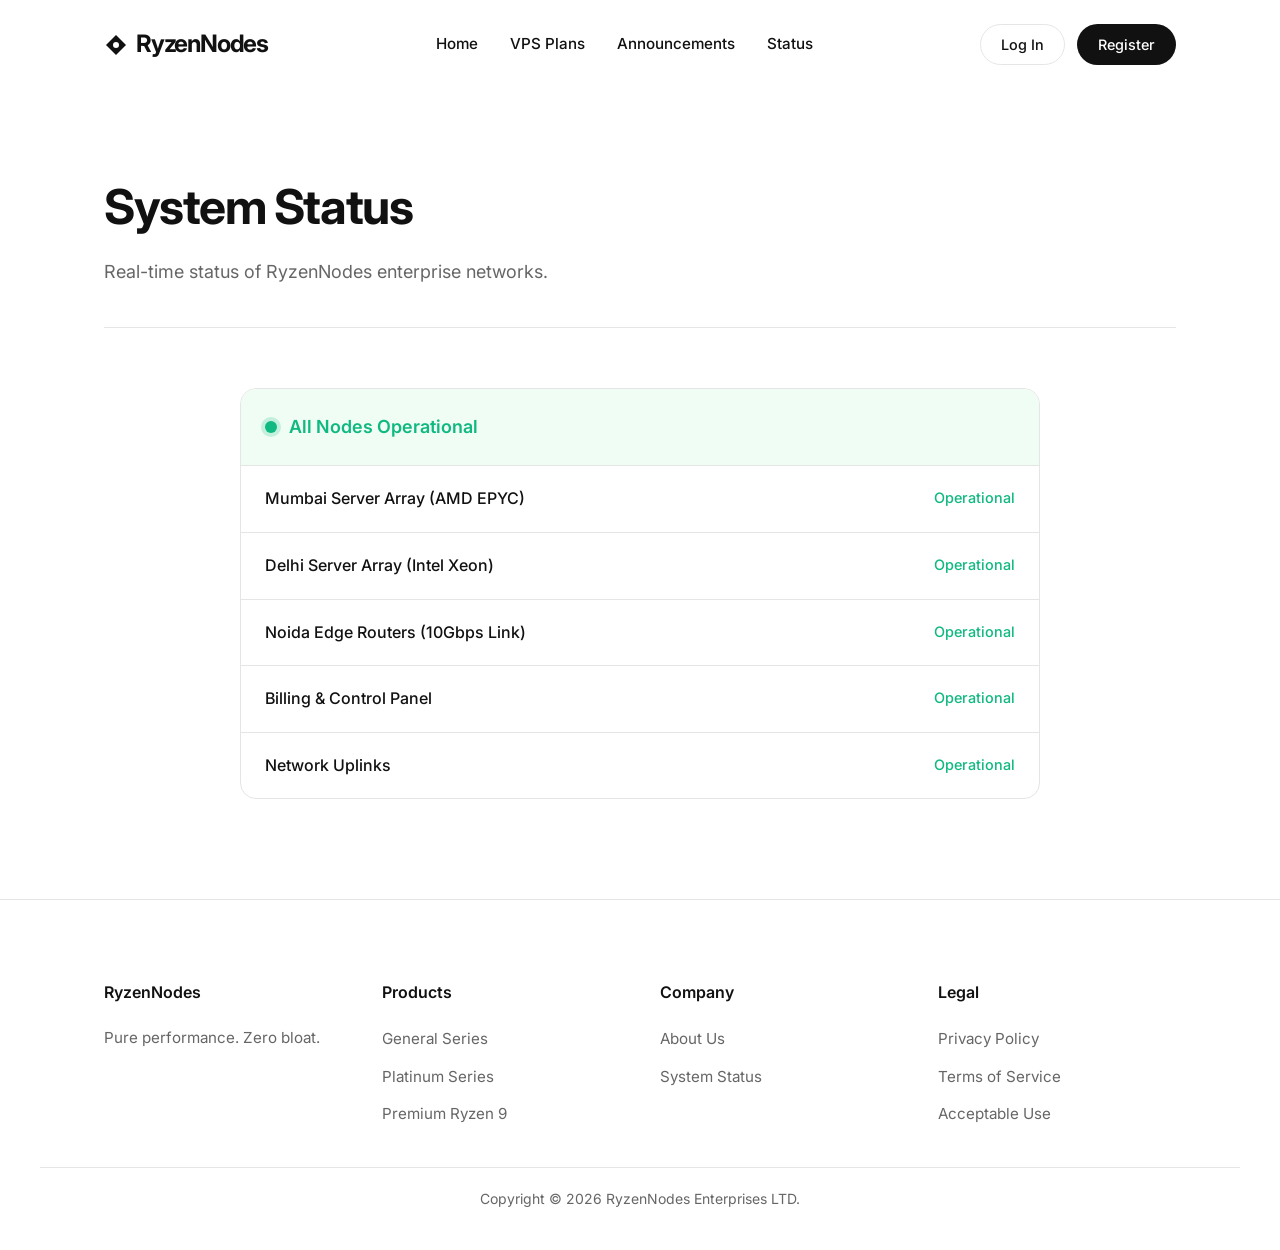
<file: partials/status.html>
<!DOCTYPE html>
<html lang="en">
<head>
    <meta charset="UTF-8">
    <meta name="viewport" content="width=device-width, initial-scale=1.0">
    <title>System Status | RyzenNodes</title>
    <link href="https://fonts.googleapis.com/css2?family=Inter:wght@400;500;600;700&display=swap" rel="stylesheet">
    <link rel="stylesheet" href="../style.css">
</head>
<body>
    <header>
        <div class="container navbar">
            <a href="../index.html" class="logo">
                <svg viewBox="0 0 24 24" fill="none" xmlns="http://www.w3.org/2000/svg">
                    <path d="M2 12L12 2L22 12L12 22L2 12Z" fill="#111"/>
                    <circle cx="12" cy="12" r="3" fill="#fff"/>
                </svg>
                RyzenNodes
            </a>
            <ul class="nav-links">
                <li><a href="../index.html">Home</a></li>
                <li><a href="../index.html#plans">VPS Plans</a></li>
                <li><a href="announcements.html">Announcements</a></li>
                <li><a href="status.html">Status</a></li>
            </ul>
            <!-- Auth Status syncs here dynamically -->
            <div id="auth-buttons-container" style="display: flex; gap: 12px; align-items: center;">
                <a href="../auth/partials/login.html" class="btn btn-outline" style="padding: 8px 20px; font-size: 0.9rem;">Log In</a>
                <a href="../auth/partials/register.html" class="btn btn-black" style="padding: 8px 20px; font-size: 0.9rem;">Register</a>
            </div>
        </div>
    </header>

    <div class="container fade-up">
        <div class="page-header">
            <h1>System Status</h1>
            <p>Real-time status of RyzenNodes enterprise networks.</p>
        </div>

        <div class="status-board">
            <div class="status-header">All Nodes Operational</div>
            <div class="status-row">
                <span class="service">Mumbai Server Array (AMD EPYC)</span>
                <span class="state">Operational</span>
            </div>
            <div class="status-row">
                <span class="service">Delhi Server Array (Intel Xeon)</span>
                <span class="state">Operational</span>
            </div>
            <div class="status-row">
                <span class="service">Noida Edge Routers (10Gbps Link)</span>
                <span class="state">Operational</span>
            </div>
            <div class="status-row">
                <span class="service">Billing & Control Panel</span>
                <span class="state">Operational</span>
            </div>
            <div class="status-row">
                <span class="service">Network Uplinks</span>
                <span class="state">Operational</span>
            </div>
        </div>
    </div>

    <footer>
        <div class="container footer-grid">
            <div class="footer-col">
                <h4>RyzenNodes</h4>
                <p style="color: var(--text-gray); font-size: 0.95rem;">Pure performance. Zero bloat.</p>
            </div>
            <div class="footer-col">
                <h4>Products</h4>
                <ul>
                    <li><a href="../index.html#plans">General Series</a></li>
                    <li><a href="../index.html#plans">Platinum Series</a></li>
                    <li><a href="../index.html#plans">Premium Ryzen 9</a></li>
                </ul>
            </div>
            <div class="footer-col">
                <h4>Company</h4>
                <ul>
                    <li><a href="../index.html#about">About Us</a></li>
                    <li><a href="status.html">System Status</a></li>
                </ul>
            </div>
            <div class="footer-col">
                <h4>Legal</h4>
                <ul>
                    <li><a href="privacy.html">Privacy Policy</a></li>
                    <li><a href="terms.html">Terms of Service</a></li>
                    <li><a href="aup.html">Acceptable Use</a></li>
                </ul>
            </div>
        </div>
        <div class="container copyright" style="margin-top: 40px; border-top: 1px solid var(--border-light); padding-top: 20px;">
            Copyright © 2026 RyzenNodes Enterprises LTD.
        </div>
    </footer>
    <script src="../script.js"></script>
</body>
</html>
</file>
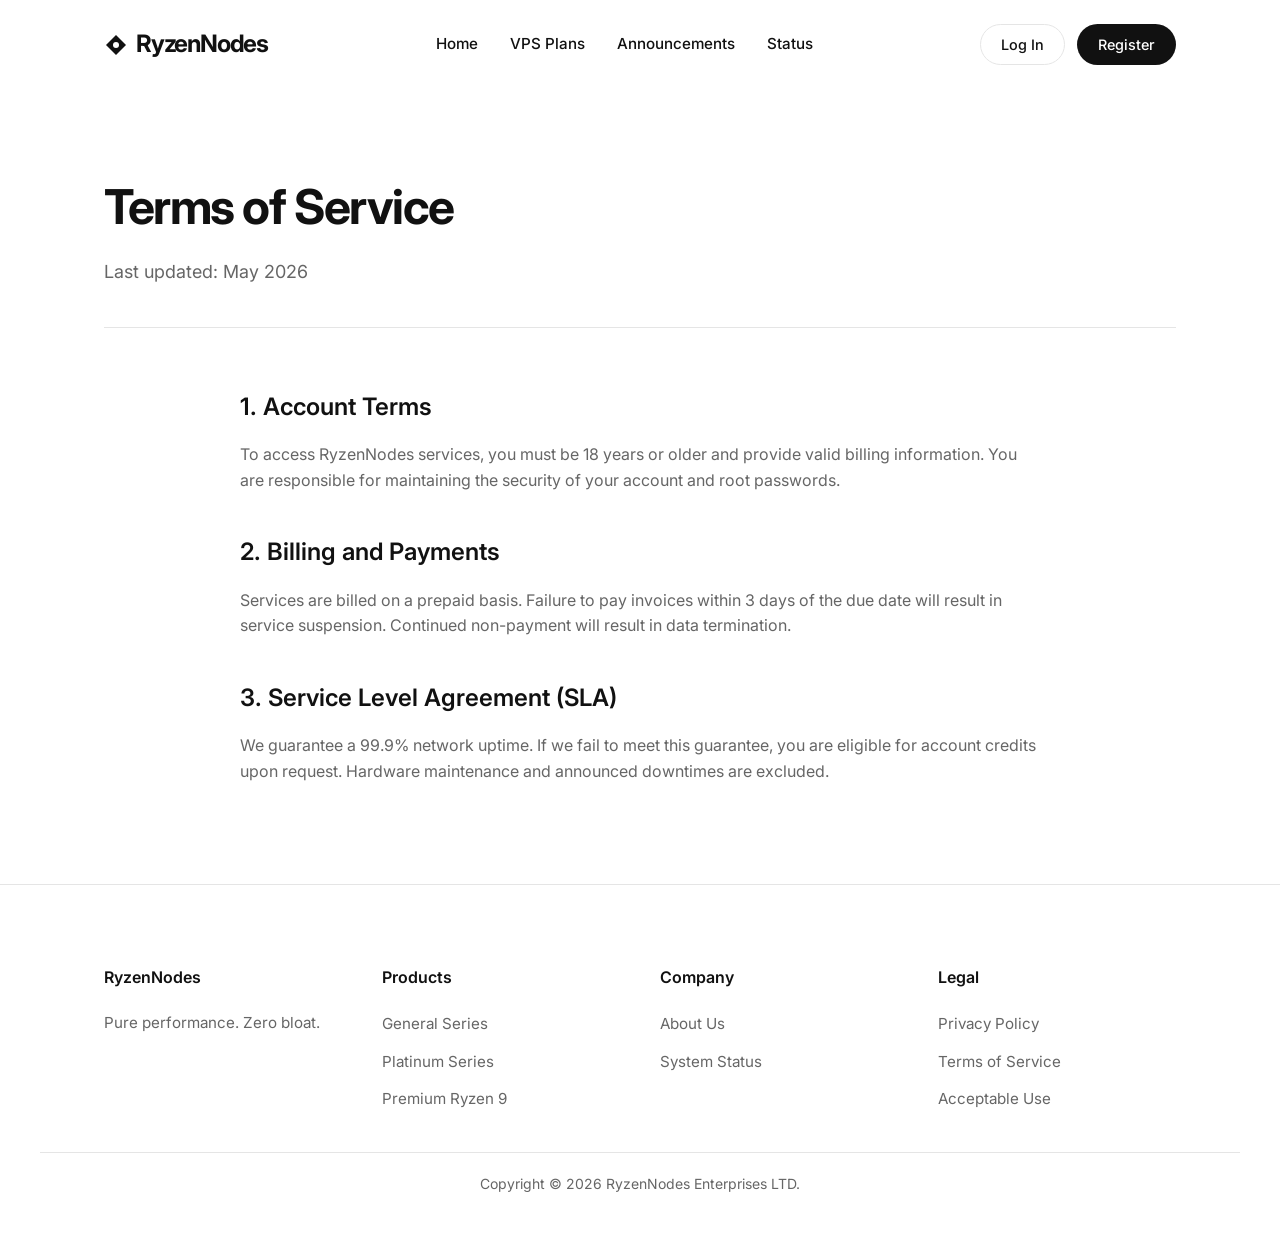
<file: partials/terms.html>
<!DOCTYPE html>
<html lang="en">
<head>
    <meta charset="UTF-8">
    <meta name="viewport" content="width=device-width, initial-scale=1.0">
    <title>Terms of Service | RyzenNodes</title>
    <link href="https://fonts.googleapis.com/css2?family=Inter:wght@400;500;600;700&display=swap" rel="stylesheet">
    <link rel="stylesheet" href="../style.css">
</head>
<body>
    <header>
        <div class="container navbar">
            <a href="../index.html" class="logo">
                <svg viewBox="0 0 24 24" fill="none" xmlns="http://www.w3.org/2000/svg">
                    <path d="M2 12L12 2L22 12L12 22L2 12Z" fill="#111"/>
                    <circle cx="12" cy="12" r="3" fill="#fff"/>
                </svg>
                RyzenNodes
            </a>
            <ul class="nav-links">
                <li><a href="../index.html">Home</a></li>
                <li><a href="../index.html#plans">VPS Plans</a></li>
                <li><a href="announcements.html">Announcements</a></li>
                <li><a href="status.html">Status</a></li>
            </ul>
            <!-- Auth Status syncs here dynamically -->
            <div id="auth-buttons-container" style="display: flex; gap: 12px; align-items: center;">
                <a href="../auth/partials/login.html" class="btn btn-outline" style="padding: 8px 20px; font-size: 0.9rem;">Log In</a>
                <a href="../auth/partials/register.html" class="btn btn-black" style="padding: 8px 20px; font-size: 0.9rem;">Register</a>
            </div>
        </div>
    </header>

    <div class="container fade-up">
        <div class="page-header">
            <h1>Terms of Service</h1>
            <p>Last updated: May 2026</p>
        </div>
        <div class="legal-content">
            <h2>1. Account Terms</h2>
            <p>To access RyzenNodes services, you must be 18 years or older and provide valid billing information. You are responsible for maintaining the security of your account and root passwords.</p>
            
            <h2>2. Billing and Payments</h2>
            <p>Services are billed on a prepaid basis. Failure to pay invoices within 3 days of the due date will result in service suspension. Continued non-payment will result in data termination.</p>

            <h2>3. Service Level Agreement (SLA)</h2>
            <p>We guarantee a 99.9% network uptime. If we fail to meet this guarantee, you are eligible for account credits upon request. Hardware maintenance and announced downtimes are excluded.</p>
        </div>
    </div>

    <footer>
        <div class="container footer-grid">
            <div class="footer-col">
                <h4>RyzenNodes</h4>
                <p style="color: var(--text-gray); font-size: 0.95rem;">Pure performance. Zero bloat.</p>
            </div>
            <div class="footer-col">
                <h4>Products</h4>
                <ul>
                    <li><a href="../index.html#plans">General Series</a></li>
                    <li><a href="../index.html#plans">Platinum Series</a></li>
                    <li><a href="../index.html#plans">Premium Ryzen 9</a></li>
                </ul>
            </div>
            <div class="footer-col">
                <h4>Company</h4>
                <ul>
                    <li><a href="../index.html#about">About Us</a></li>
                    <li><a href="status.html">System Status</a></li>
                </ul>
            </div>
            <div class="footer-col">
                <h4>Legal</h4>
                <ul>
                    <li><a href="privacy.html">Privacy Policy</a></li>
                    <li><a href="terms.html">Terms of Service</a></li>
                    <li><a href="aup.html">Acceptable Use</a></li>
                </ul>
            </div>
        </div>
        <div class="container copyright" style="margin-top: 40px; border-top: 1px solid var(--border-light); padding-top: 20px;">
            Copyright © 2026 RyzenNodes Enterprises LTD.
        </div>
    </footer>
    <script src="../script.js"></script>
</body>
</html>
</file>
<file: style.css>
/* CSS Variables & Global Reset */
:root {
    --bg-color: #ffffff;
    --text-main: #111111;
    --text-gray: #666666;
    --card-bg: #f7f7f7;
    --border-light: #e5e5e5;
    --btn-light: #f0f0f0;
    --btn-light-hover: #e0e0e0;
    --border-radius: 16px;
    --success: #10b981;
}

* {
    margin: 0;
    padding: 0;
    box-sizing: border-box;
}

html {
    scroll-behavior: smooth;
}

body {
    font-family: 'Inter', sans-serif;
    background-color: var(--bg-color);
    color: var(--text-main);
    line-height: 1.6;
    -webkit-font-smoothing: antialiased;
    overflow-x: hidden;
}

a {
    text-decoration: none;
    color: inherit;
    transition: color 0.2s ease;
}

ul {
    list-style: none;
}

.container {
    max-width: 1200px;
    margin: 0 auto;
    padding: 0 5%;
}

.section-padding {
    padding: 100px 0;
}

.section-title {
    font-size: 2.5rem;
    font-weight: 700;
    letter-spacing: -0.03em;
    margin-bottom: 12px;
}

.section-subtitle {
    font-size: 1.125rem;
    color: var(--text-gray);
    margin-bottom: 48px;
}

/* Base Buttons */
.btn {
    display: inline-block;
    padding: 12px 28px;
    border-radius: 9999px;
    font-weight: 500;
    cursor: pointer;
    text-align: center;
    transition: all 0.2s ease;
    border: 1px solid transparent;
    font-size: 1rem;
}

.btn-black {
    background-color: var(--text-main);
    color: var(--bg-color);
}

.btn-black:hover {
    background-color: #333;
}

.btn-light {
    background-color: var(--btn-light);
    color: var(--text-main);
}

.btn-light:hover {
    background-color: var(--btn-light-hover);
}

.btn-outline {
    background-color: transparent;
    border-color: var(--border-light);
    color: var(--text-main);
}

.btn-outline:hover, 
.btn-outline.active {
    background-color: var(--text-main);
    color: var(--bg-color);
    border-color: var(--text-main);
}

/* Animations & Keyframes */
.fade-up {
    opacity: 0;
    transform: translateY(30px);
    transition: opacity 0.8s cubic-bezier(0.16, 1, 0.3, 1), transform 0.8s cubic-bezier(0.16, 1, 0.3, 1);
}

.fade-up.visible {
    opacity: 1;
    transform: translateY(0);
}

.delay-1 {
    transition-delay: 0.1s;
}

.delay-2 {
    transition-delay: 0.2s;
}

/* Header & Navigation */
header {
    padding: 24px 0;
    position: sticky;
    top: 0;
    background: rgba(255, 255, 255, 0.9);
    backdrop-filter: blur(8px);
    z-index: 100;
}

.navbar {
    display: flex;
    justify-content: space-between;
    align-items: center;
}

.logo {
    display: flex;
    align-items: center;
    gap: 8px;
    font-size: 1.5rem;
    font-weight: 700;
    letter-spacing: -0.05em;
}

.logo svg {
    width: 24px;
    height: 24px;
}

.nav-links {
    display: flex;
    gap: 32px;
    font-weight: 500;
    font-size: 0.95rem;
}

.nav-links a:hover {
    color: var(--text-gray);
}

/* Hero Section */
.hero {
    text-align: center;
    padding: 120px 0 60px;
}

.hero h1 {
    font-size: clamp(3rem, 6vw, 5.5rem);
    font-weight: 700;
    letter-spacing: -0.04em;
    line-height: 1.05;
    margin-bottom: 24px;
}

.hero p {
    font-size: 1.25rem;
    color: var(--text-gray);
    margin-bottom: 40px;
    max-width: 600px;
    margin-inline: auto;
}

.locations-badge {
    display: inline-block;
    margin-top: 40px;
    padding: 8px 16px;
    background: var(--card-bg);
    border-radius: 999px;
    font-size: 0.875rem;
    color: var(--text-gray);
    font-weight: 500;
}

.locations-badge span {
    color: var(--text-main);
    font-weight: 600;
}

/* About Us Section */
.about {
    text-align: center;
    max-width: 800px;
    margin: 0 auto;
}

.about p {
    font-size: 1.125rem;
    color: var(--text-gray);
}

/* Tab Switching Panels */
.pricing-tabs {
    display: flex;
    justify-content: center;
    gap: 12px;
    margin-bottom: 48px;
    flex-wrap: wrap;
}

.tab-content {
    display: none;
    animation: fadeIn 0.4s ease forwards;
}

.tab-content.active {
    display: block;
}

@keyframes fadeIn {
    from {
        opacity: 0;
        transform: translateY(10px);
    }
    to {
        opacity: 1;
        transform: translateY(0);
    }
}

/* Pricing Grid & Architecture Cards */
.pricing-grid {
    display: grid;
    grid-template-columns: repeat(auto-fit, minmax(260px, 1fr));
    gap: 24px;
    margin-bottom: 32px;
}

.pricing-card {
    background-color: var(--card-bg);
    border-radius: var(--border-radius);
    padding: 40px;
    display: flex;
    flex-direction: column;
    transition: transform 0.2s ease;
}

.pricing-card:hover {
    transform: translateY(-4px);
}

.pricing-card h3 {
    font-size: 1.25rem;
    font-weight: 600;
    margin-bottom: 8px;
}

.pricing-card .price {
    font-size: 2.25rem;
    font-weight: 700;
    margin-bottom: 24px;
    letter-spacing: -0.03em;
}

.pricing-card .price span {
    font-size: 1rem;
    font-weight: 400;
    color: var(--text-gray);
}

.pricing-card ul {
    margin-bottom: 32px;
    flex-grow: 1;
}

.pricing-card ul li {
    margin-bottom: 12px;
    display: flex;
    align-items: center;
    gap: 12px;
    font-size: 0.95rem;
}

.pricing-card ul li::before {
    content: "";
    display: block;
    width: 5px;
    height: 5px;
    background-color: var(--text-main);
    border-radius: 50%;
}

.pricing-card .btn {
    width: 100%;
}

/* Included Common Features */
.included-features {
    background: var(--card-bg);
    padding: 32px;
    border-radius: var(--border-radius);
    text-align: left;
}

.included-features h4 {
    margin-bottom: 16px;
    font-size: 1.125rem;
}

.included-features ul {
    display: grid;
    grid-template-columns: repeat(auto-fit, minmax(250px, 1fr));
    gap: 12px;
}

.included-features li {
    display: flex;
    align-items: center;
    gap: 8px;
    font-size: 0.95rem;
    color: var(--text-gray);
}

.included-features li::before {
    content: "✓";
    color: var(--text-main);
    font-weight: bold;
}

/* Stats Section Layout */
.stats {
    padding: 80px 0;
    border-top: 1px solid var(--border-light);
    border-bottom: 1px solid var(--border-light);
}

.stats-grid {
    display: grid;
    grid-template-columns: repeat(auto-fit, minmax(250px, 1fr));
    gap: 40px;
    text-align: center;
}

.stat-item h3 {
    font-size: 3rem;
    font-weight: 700;
    letter-spacing: -0.03em;
    margin-bottom: 8px;
}

.stat-item p {
    color: var(--text-gray);
    font-size: 1.125rem;
    font-weight: 500;
}

/* Reviews Panel Grid */
.reviews-grid {
    display: grid;
    grid-template-columns: repeat(auto-fit, minmax(300px, 1fr));
    gap: 24px;
}

.review-card {
    padding: 40px;
    border: 1px solid var(--border-light);
    border-radius: var(--border-radius);
}

.review-card p {
    font-size: 1.125rem;
    margin-bottom: 24px;
    font-style: italic;
}

.reviewer h5 {
    font-size: 1rem;
    font-weight: 600;
}

.reviewer span {
    font-size: 0.875rem;
    color: var(--text-gray);
}

/* FAQ Accordions */
.faq-container {
    max-width: 800px;
    margin: 0 auto;
}

.faq-item {
    border-bottom: 1px solid var(--border-light);
    padding: 24px 0;
    cursor: pointer;
}

.faq-question {
    display: flex;
    justify-content: space-between;
    align-items: center;
    font-size: 1.125rem;
    font-weight: 600;
}

.faq-question span {
    transition: transform 0.3s ease;
}

.faq-item.active .faq-question span {
    transform: rotate(45deg);
}

.faq-answer {
    max-height: 0;
    overflow: hidden;
    transition: max-height 0.3s ease, margin-top 0.3s ease;
    color: var(--text-gray);
}

.faq-item.active .faq-answer {
    max-height: 200px;
    margin-top: 16px;
}

/* Newsletter Customizations */
.newsletter {
    padding: 100px 0;
    text-align: center;
}

.newsletter h2 {
    font-size: 2.5rem;
    font-weight: 700;
    letter-spacing: -0.03em;
    margin-bottom: 12px;
}

.newsletter p {
    font-size: 1.125rem;
    color: var(--text-gray);
    margin-bottom: 32px;
}

.newsletter-form {
    display: flex;
    justify-content: center;
    gap: 12px;
    max-width: 480px;
    margin: 0 auto;
}

.newsletter-form input {
    flex-grow: 1;
    padding: 14px 24px;
    border-radius: 9999px;
    border: 1px solid var(--border-light);
    font-family: inherit;
    font-size: 1rem;
    outline: none;
    transition: border-color 0.2s ease;
}

.newsletter-form input:focus {
    border-color: var(--text-main);
}

/* Dynamic User Header Session styles */
.user-profile-menu {
    display: flex;
    align-items: center;
    gap: 16px;
}

.user-name {
    font-weight: 600;
    font-size: 0.95rem;
    color: var(--text-main);
}

.btn-logout {
    background: transparent;
    border: 1px solid var(--border-light);
    padding: 8px 16px;
    border-radius: 9999px;
    font-size: 0.85rem;
    font-family: inherit;
    font-weight: 500;
    cursor: pointer;
    transition: all 0.2s ease;
}

.btn-logout:hover {
    background-color: var(--text-main);
    color: var(--bg-color);
    border-color: var(--text-main);
}

/* Subpage Headers & Content Classes */
.page-header {
    padding: 80px 0 40px;
    border-bottom: 1px solid var(--border-light);
    margin-bottom: 60px;
}

.page-header h1 {
    font-size: 3rem;
    font-weight: 700;
    letter-spacing: -0.03em;
}

.page-header p {
    color: var(--text-gray);
    font-size: 1.125rem;
    margin-top: 12px;
}

.legal-content {
    max-width: 800px;
    margin: 0 auto 100px;
    color: var(--text-gray);
}

.legal-content h2 {
    color: var(--text-main);
    font-size: 1.5rem;
    margin: 40px 0 16px;
    font-weight: 600;
}

.legal-content p {
    margin-bottom: 16px;
}

.legal-content ul {
    list-style: disc;
    margin-left: 20px;
    margin-bottom: 16px;
}

/* System Status Dashboard Board */
.status-board {
    max-width: 800px;
    margin: 0 auto 100px;
    border: 1px solid var(--border-light);
    border-radius: var(--border-radius);
    overflow: hidden;
}

.status-header {
    background: #f0fdf4;
    padding: 24px;
    display: flex;
    align-items: center;
    gap: 12px;
    color: var(--success);
    font-weight: 600;
    font-size: 1.125rem;
    border-bottom: 1px solid var(--border-light);
}

.status-header::before {
    content: "";
    width: 12px;
    height: 12px;
    background: var(--success);
    border-radius: 50%;
    box-shadow: 0 0 0 4px rgba(16, 185, 129, 0.2);
}

.status-row {
    display: flex;
    justify-content: space-between;
    padding: 20px 24px;
    border-bottom: 1px solid var(--border-light);
}

.status-row:last-child {
    border-bottom: none;
}

.status-row .service {
    font-weight: 500;
}

.status-row .state {
    color: var(--success);
    font-size: 0.9rem;
    font-weight: 500;
}

/* Footer Element Columns */
footer {
    padding: 80px 0 40px;
    border-top: 1px solid var(--border-light);
}

.footer-grid {
    display: grid;
    grid-template-columns: repeat(auto-fit, minmax(150px, 1fr));
    gap: 40px;
}

.footer-col h4 {
    font-size: 1rem;
    font-weight: 600;
    margin-bottom: 20px;
}

.footer-col ul {
    display: flex;
    flex-direction: column;
    gap: 12px;
}

.footer-col ul li a {
    color: var(--text-gray);
    font-size: 0.95rem;
}

.footer-col ul li a:hover {
    color: var(--text-main);
}

.copyright {
    text-align: center;
    color: var(--text-gray);
    font-size: 0.875rem;
    margin-top: 80px;
}

/* Responsive Rules for Small Devices */
@media (max-width: 768px) {
    .nav-links {
        display: none;
    }
    .section-padding {
        padding: 60px 0;
    }
}
</file>
